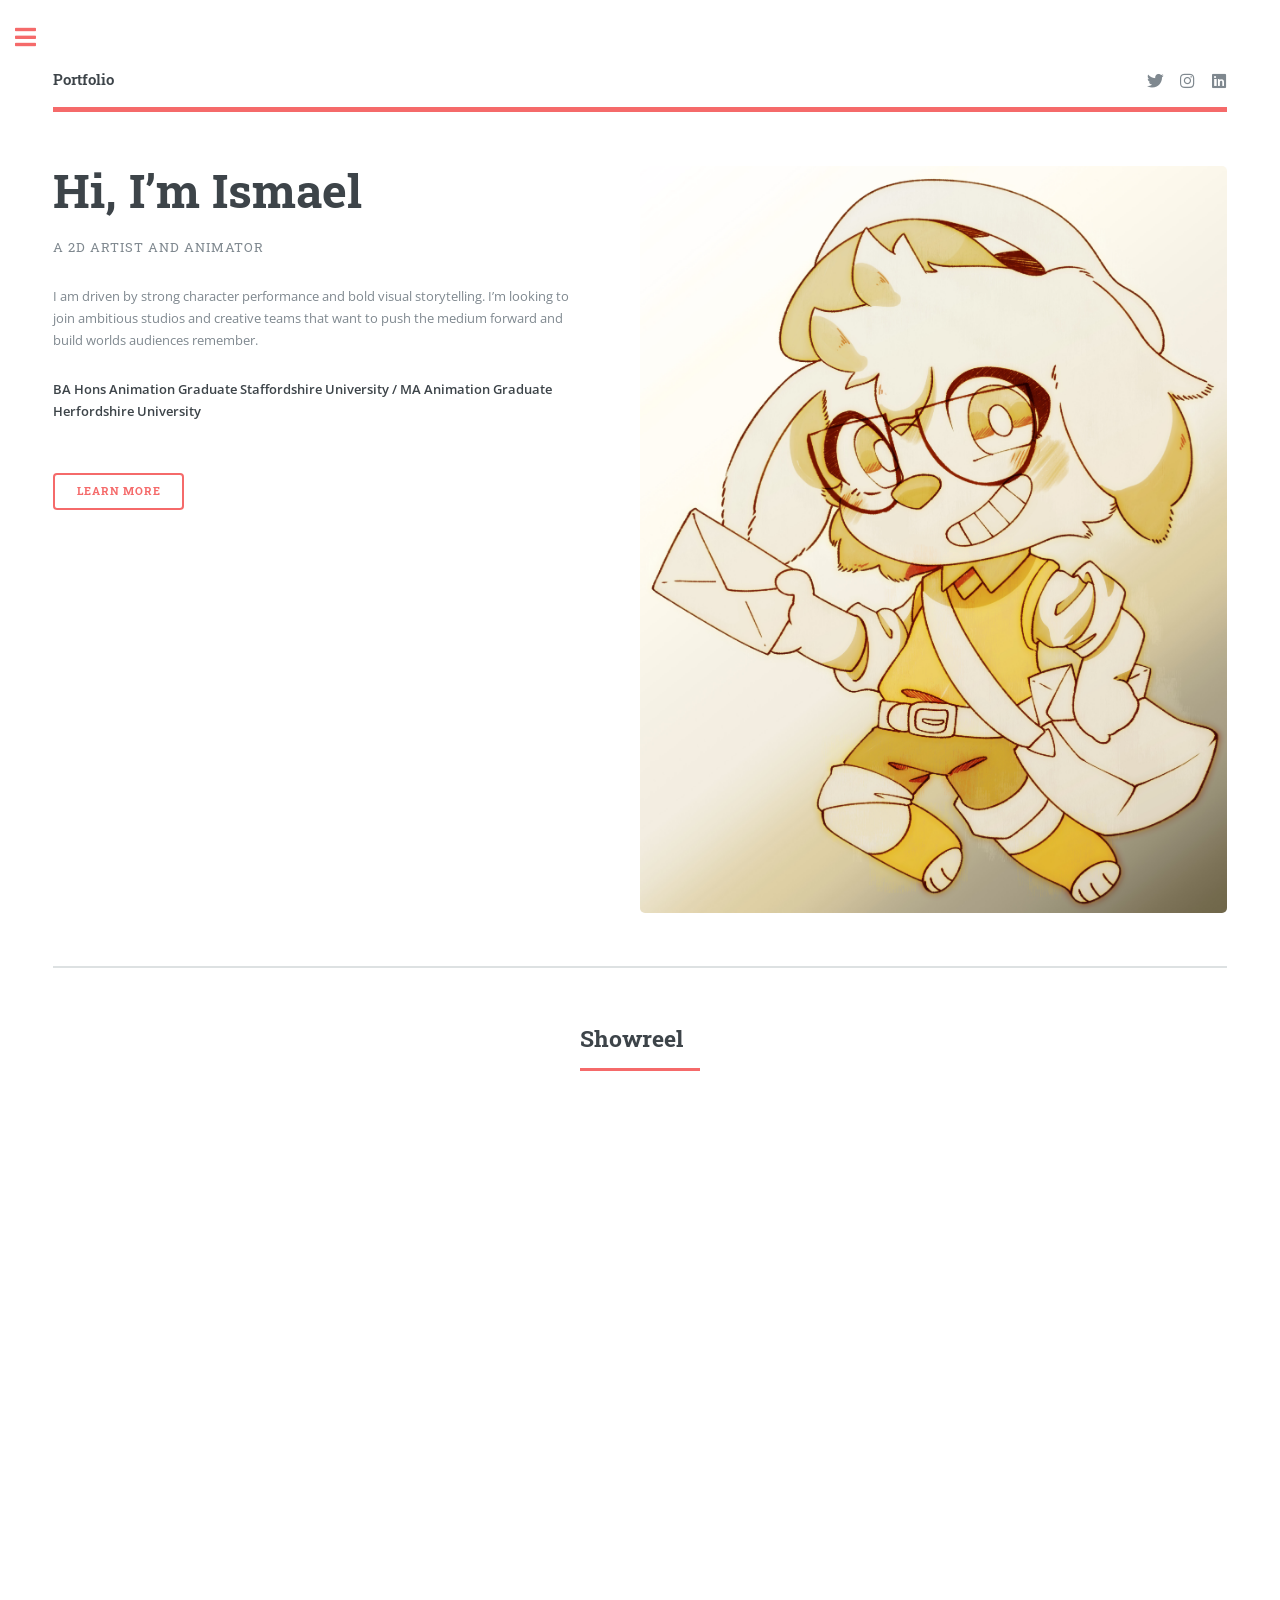
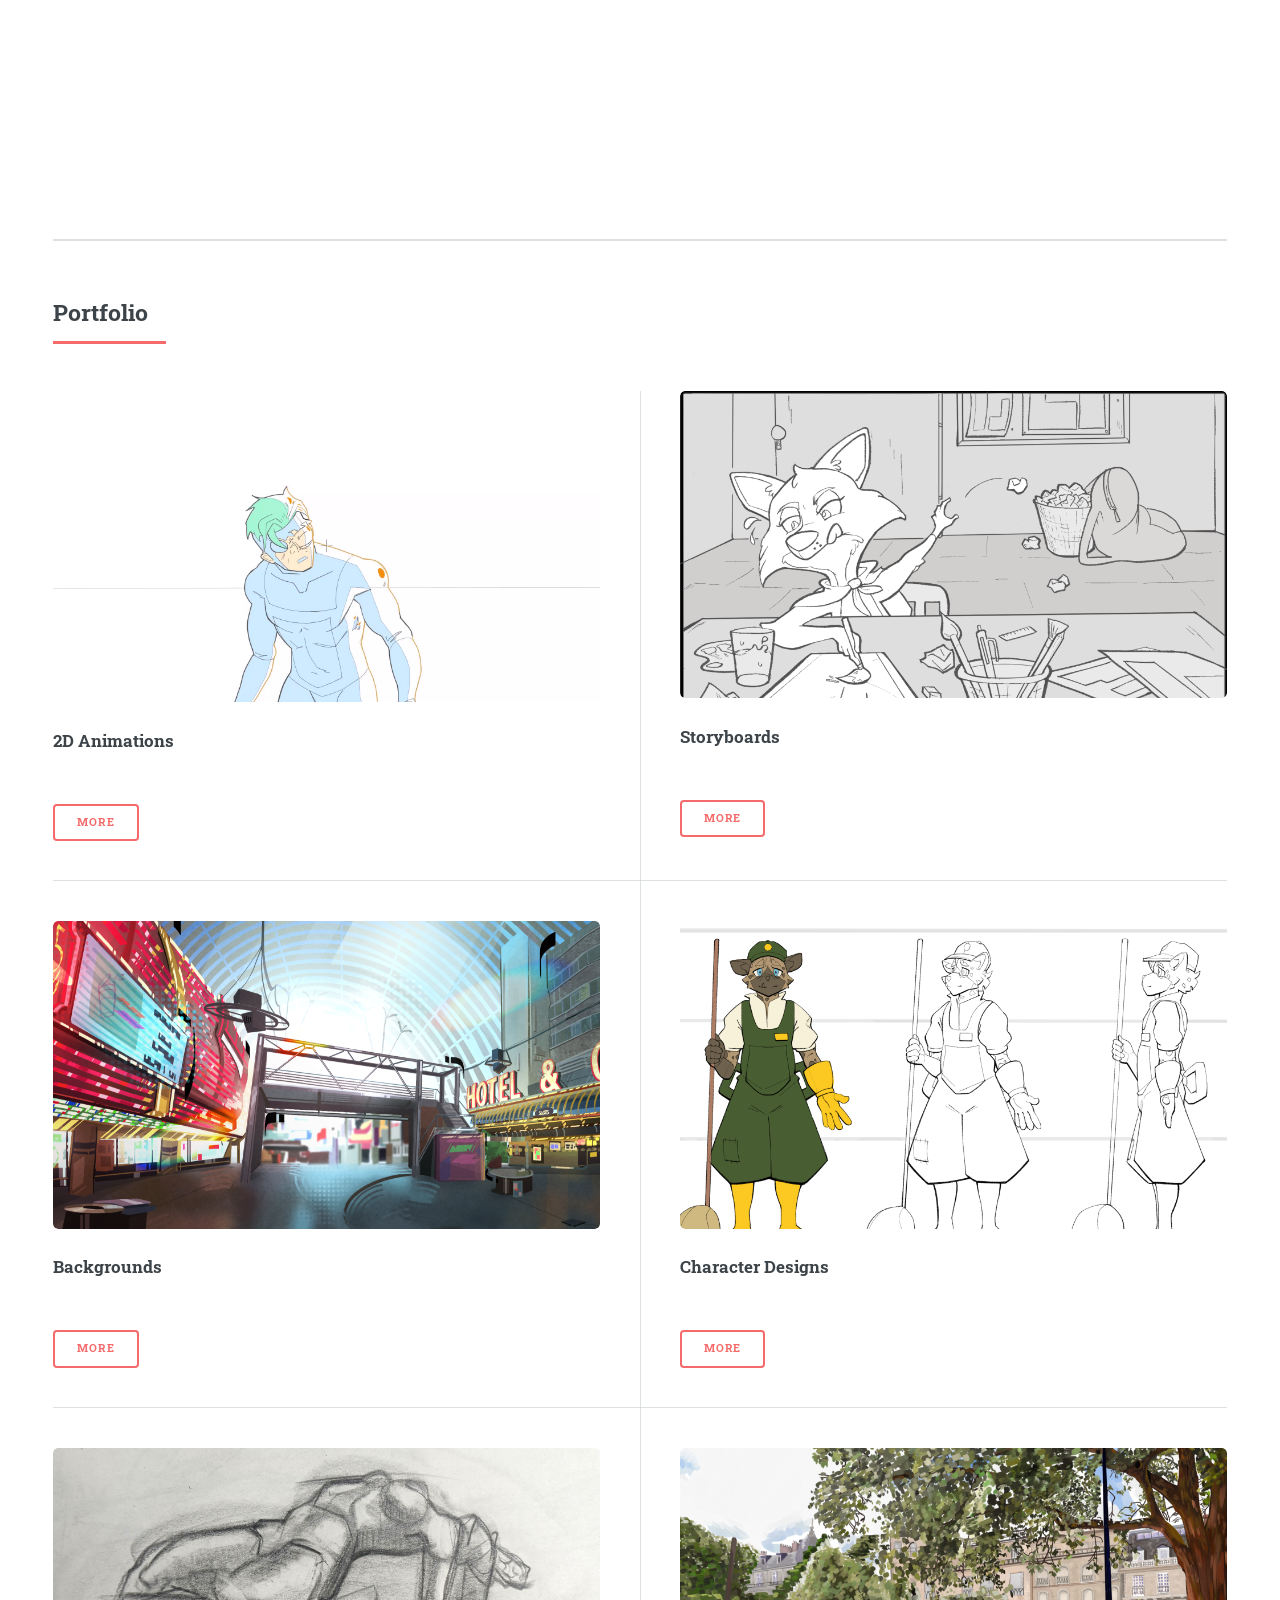
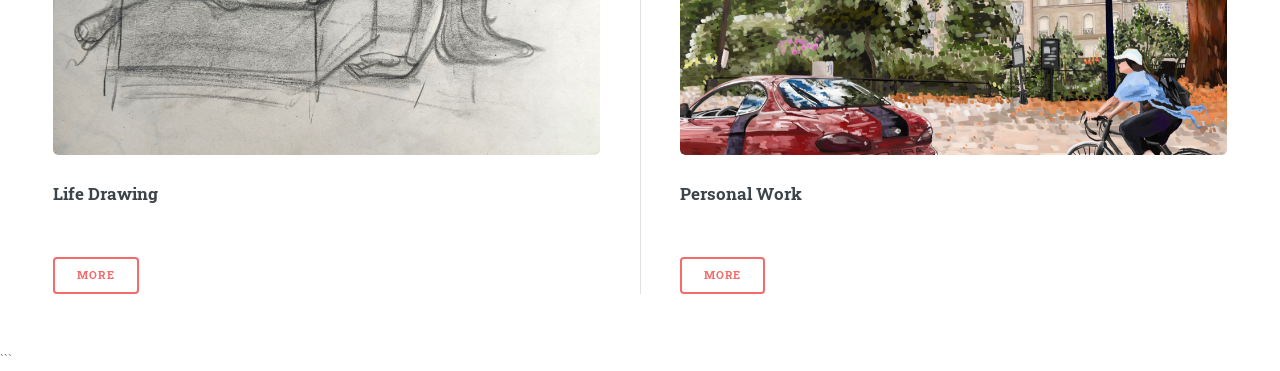
<file: index.html>
<!DOCTYPE HTML>
<!--
	Editorial by HTML5 UP
	html5up.net | @ajlkn
	Free for personal and commercial use under the CCA 3.0 license (html5up.net/license)
-->
<html>
	<head>
		<meta charset="UTF-8">
		<meta name="referrer" content="strict-origin-when-cross-origin">
		<title>Ishoo Portfolio</title>
		<meta charset="utf-8" />
		<meta name="viewport" content="width=device-width, initial-scale=1, user-scalable=no" />
		<link rel="stylesheet" href="assets/css/main.css" />
		<style>
			/* Portfolio Image Hover Blur and Title Overlay Styling */
			.posts article .image {
				position: relative;
				overflow: hidden;
				display: block;
			}
			.posts article .image img {
				transition: filter 0.3s ease, transform 0.3s ease;
				display: block;
				width: 100%;
			}
			.posts article .image .portfolio-overlay {
				position: absolute;
				top: 0;
				left: 0;
				width: 100%;
				height: 100%;
				background: rgba(100, 100, 100, 0.4);
				display: flex;
				align-items: center;
				justify-content: center;
				opacity: 0;
				transition: opacity 0.3s ease;
				z-index: 2;
			}
			.posts article .image .portfolio-overlay span {
				color: #ffffff;
				font-size: 1.5rem;
				font-weight: 700;
				text-shadow: 0 2px 6px rgba(0, 0, 0, 0.8);
				padding: 0 1rem;
				text-align: center;
			}
			.posts article .image:hover img {
				filter: blur(6px) grayscale(50%);
			}
			.posts article .image:hover .portfolio-overlay {
				opacity: 1;
			}
		</style>
	</head>
	<body class="is-preload">

		<!-- Wrapper -->
			<div id="wrapper">

				<!-- Main -->
					<div id="main">
						<div class="inner">

							<!-- Header -->
								<header id="header">
									<a href="index.html" class="logo"><strong>Portfolio</strong></a>
									<ul class="icons">
										<li><a href="https://x.com/Ishhues" class="icon brands fa-twitter"><span class="label">Twitter</span></a></li>
										<li><a href="https://www.instagram.com/_ishhues/" class="icon brands fa-instagram"><span class="label">Instagram</span></a></li>
										<li><a href="https://www.linkedin.com/in/ismael-houfaf-257041257/" class="icon brands fa-linkedin"><span class="label">LinkedIn</span></a></li>
									</ul>
								</header>

							<!-- Banner -->
								<section id="banner">
									<div class="content">
										<header>
											<h1>Hi, I’m Ismael<br />
											</h1>
											<p>A 2D Artist and Animator</p>
										</header>
										<p>I am driven by strong character performance and bold visual storytelling. I’m looking to join ambitious studios and creative teams that want to push the medium forward and build worlds audiences remember.</p>
										<b>BA Hons Animation Graduate Staffordshire University / MA Animation Graduate Herfordshire University</b>
										<ul class="actions">
											<li><a href="my personal space.html" class="button big">Learn More</a></li>
										</ul>
									</div>
									<span class="image object">
										<img src="images/pic12.jpg" alt="" />
									</span>
								</section>

								<!-- Showreel Section -->
								<section>
									<!-- Centered Header with Red Underline -->
									<header class="major" style="text-align: center;">
										<h2>Showreel</h2>
									</header>
									
									<!-- Brought Closer Up & Made Bigger -->
									<div style="text-align: center; margin: 1rem auto 2rem auto; width: 100%; max-width: 1150px;">
										<div style="position: relative; padding-bottom: 56.25%; height: 0; overflow: hidden; border-radius: 8px;">
											<iframe src="https://www.youtube.com/embed/FFN-zuLz9Hs?si=4vizeoT2xA9Mgc0J" 
													style="position: absolute; top: 0; left: 0; width: 100%; height: 100%; border: 0;" 
													allowfullscreen>
											</iframe>
										</div>
									</div>
								</section>

							<!-- Section -->
								<section>
									<header class="major">
										<h2>Portfolio</h2>
									</header>
									<div class="posts">
										<article>
											<a href="2D animations.html" class="image">
												<img src="images/pic01.jpg" alt="" />
												<div class="portfolio-overlay"><span>2D Animations</span></div>
											</a>
											<h3>2D Animations</h3>
											<ul class="actions">
												<li><a href="2D animations.html" class="button">More</a></li>
											</ul>
										</article>
										<article>
											<a href="Storyboard.html" class="image">
												<img src="images/pic02.png" alt="" />
												<div class="portfolio-overlay"><span>Storyboards</span></div>
											</a>
											<h3>Storyboards</h3>
											<ul class="actions">
												<li><a href="Storyboard.html" class="button">More</a></li>
											</ul>
										</article>
										<article>
											<a href="Backgrounds.html" class="image">
												<img src="images/pic03.png" alt="" />
												<div class="portfolio-overlay"><span>Backgrounds</span></div>
											</a>
											<h3>Backgrounds</h3>										
											<ul class="actions">
												<li><a href="Backgrounds.html" class="button">More</a></li>
											</ul>
										</article>
										<article>
											<a href="Character Designs.html" class="image">
												<img src="images/pic04.png" alt="" />
												<div class="portfolio-overlay"><span>Character Designs</span></div>
											</a>
											<h3>Character Designs</h3>						
											<ul class="actions">
												<li><a href="Character Designs.html" class="button">More</a></li>
											</ul>
										</article>
										<article>
											<a href="Life Drawing.html" class="image">
												<img src="images/pic05.jpg" alt="" />
												<div class="portfolio-overlay"><span>Life Drawing</span></div>
											</a>
											<h3>Life Drawing</h3>
											<ul class="actions">
												<li><a href="Life Drawing.html" class="button">More</a></li>
											</ul>
										</article>
										<article>
											<a href="Personal Work.html" class="image">
												<img src="images/pic06.png" alt="" />
												<div class="portfolio-overlay"><span>Personal Work</span></div>
											</a>
											<h3>Personal Work</h3>
											<ul class="actions">
												<li><a href="Personal Work.html" class="button">More</a></li>
											</ul>
										</article>
									</div>
								</section>

						</div>
					</div>

				<!-- Sidebar -->
					<div id="sidebar">
						<div class="inner">
							<!-- Menu -->
								<nav id="menu">
									<header class="major">
										<h2>Menu</h2>
									</header>
									<ul>
										<li>
											<span class="opener">About Me</span>
											<ul>
												<li><a href="my personal space.html">My Personal Space</a></li>
												<li><a href="my cv.html">My CV</a></li>
											</ul>
										</li>
										<li><a href="2D animations.html">2D Animations </a></li>
										<li><a href="Storyboard.html">Storyboards</a></li>
										<li><a href="Backgrounds.html">Backgrounds</a></li>
										<li><a href="Character Designs.html">Character Designs</a></li>
										<li><a href="Life Drawing.html">Life Drawing</a></li>
										<li><a href="Personal Work.html">Personal Work</a></li>
										<li>
											<span class="opener">Projects</span>
											<ul>
												<li><a href="Backroll.html">Backroll</a></li>
												<li><a href="Knight Fight.html">Knight Fight</a></li>
												<li><a href="Bed Time Chase.html">Bed Time Chase</a></li>
												<li><a href="Shakespear In the Club.html">Shakespear In the Club</a></li>
											</ul>
										</li>
									</ul>
								</nav>

							<!-- Section -->
								<section>
									<header class="major">
										<h2>Projects</h2>
									</header>
									<div class="mini-posts">
										<article>
											<a href="Backroll.html" class="image"><img src="images/pic07.jpg" alt="" /></a>
											<p>Independent 8 episode series aimed at ages 14 and up, about a man running out of time. (2026)</p>
										</article>
										<article>
											<a href="Bed Time Chase.html" class="image"><img src="images/pic08.jpg" alt="" /></a>
											<p>University Project aimed at ages 6 and up, about an older brother struggling to put his sibling to sleep. (2023)</p>
										</article>
										<article>
											<a href="Knight Fight.html" class="image"><img src="images/pic09.jpg" alt="" /></a>
											<p>University Project aimed at ages 18 and up, a medieval all out war against the forces of evil. (2023)</p>
										</article>
									</div>
								</section>

							<!-- Section -->
								<section>
									<header class="major">
										<h2>Get in touch</h2>
									</header>
									<p>My Contact Details, I am currently looking for work and open to offers. I will get back to you as soon as possible.</p>
									<ul class="contact">
										<li class="icon solid fa-envelope"><a href="#">ihoufaf.animation@gmail.com</a></li>
										<li class="icon solid fa-phone">(+971) 58 998 0694</li>
										<li class="icon solid fa-home">France, Paris<br />
										<li class="icon solid fa-home">United Arab Emirates, Dubai<br />
									</ul>
								</section>

							<!-- Footer -->
								<footer id="footer">
									<p class="copyright">&copy; Untitled. All rights reserved. Demo Images: <a href="https://unsplash.com">Unsplash</a>. Design: <a href="https://html5up.net">HTML5 UP</a>.</p>
								</footer>

						</div>
					</div>

			</div>

		<!-- Scripts -->
			<script src="assets/js/jquery.min.js"></script>
			<script src="assets/js/browser.min.js"></script>
			<script src="assets/js/breakpoints.min.js"></script>
			<script src="assets/js/util.js"></script>
			<script src="assets/js/main.js"></script>

	</body>
</html>

```
</file>
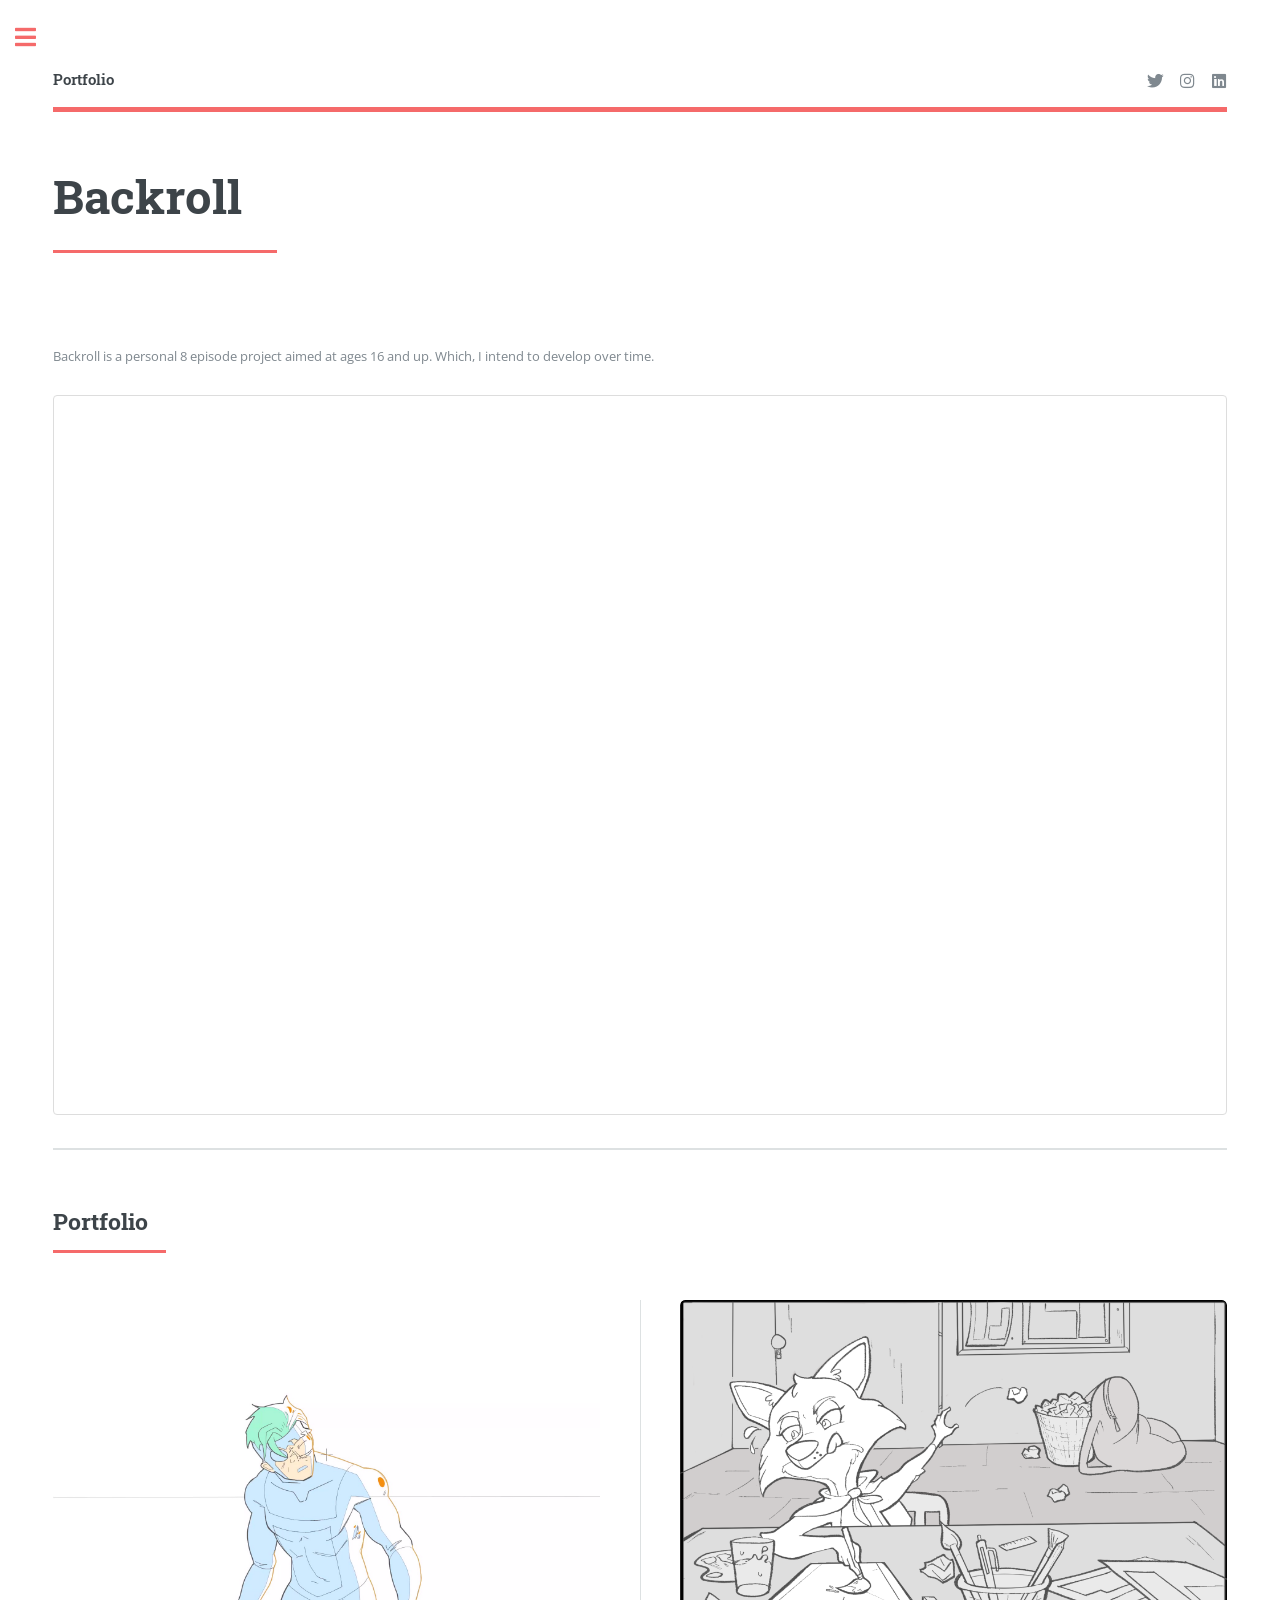
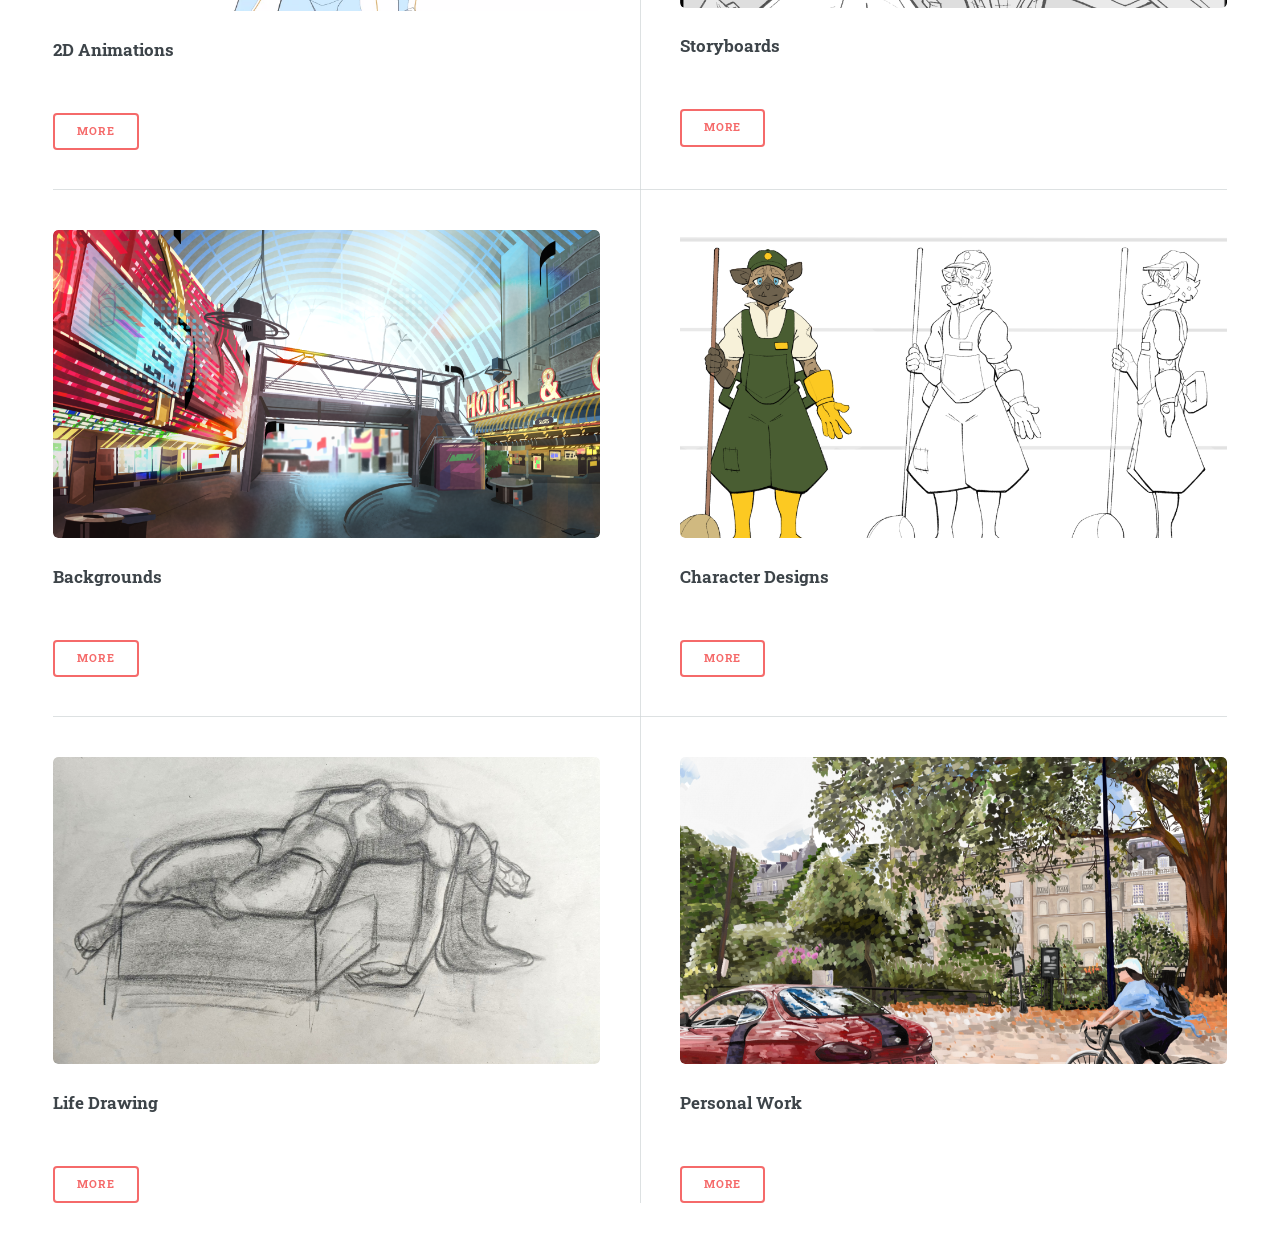
<file: Backroll.html>
<!DOCTYPE HTML>
<!--
	Editorial by HTML5 UP
	html5up.net | @ajlkn
	Free for personal and commercial use under the CCA 3.0 license (html5up.net/license)
-->
<html>
	<head>
		<meta charset="UTF-8">
		<meta name="referrer" content="strict-origin-when-cross-origin">
		<title>Ishoo Portfolio</title>
		<meta charset="utf-8" />
		<meta name="viewport" content="width=device-width, initial-scale=1, user-scalable=no" />
		<link rel="stylesheet" href="assets/css/main.css" />
		<style>
			/* Portfolio Image Hover Blur and Title Overlay Styling */
			.posts article .image {
				position: relative;
				overflow: hidden;
				display: block;
			}
			.posts article .image img {
				transition: filter 0.3s ease, transform 0.3s ease;
				display: block;
				width: 100%;
			}
			.posts article .image .portfolio-overlay {
				position: absolute;
				top: 0;
				left: 0;
				width: 100%;
				height: 100%;
				background: rgba(100, 100, 100, 0.4);
				display: flex;
				align-items: center;
				justify-content: center;
				opacity: 0;
				transition: opacity 0.3s ease;
				z-index: 2;
			}
			.posts article .image .portfolio-overlay span {
				color: #ffffff;
				font-size: 1.5rem;
				font-weight: 700;
				text-shadow: 0 2px 6px rgba(0, 0, 0, 0.8);
				padding: 0 1rem;
				text-align: center;
			}
			.posts article .image:hover img {
				filter: blur(6px) grayscale(50%);
			}
			.posts article .image:hover .portfolio-overlay {
				opacity: 1;
			}
		</style>
	</head>
	<body class="is-preload">

		<!-- Wrapper -->
			<div id="wrapper">

				<!-- Main -->
					<div id="main">
						<div class="inner">

							<!-- Header -->
								<header id="header">
									<a href="index.html" class="logo"><strong>Portfolio</strong></a>
									<ul class="icons">
										<li><a href="https://x.com/Ishhues" class="icon brands fa-twitter"><span class="label">Twitter</span></a></li>
										<li><a href="https://www.instagram.com/_ishhues/" class="icon brands fa-instagram"><span class="label">Instagram</span></a></li>
										<li><a href="https://www.linkedin.com/in/ismael-houfaf-257041257/" class="icon brands fa-linkedin"><span class="label">LinkedIn</span></a></li>
									</ul>
								</header>

							<!-- My CV -->
							<section id="my-cv">
								<header class="major">
									<h1>Backroll</h1>
								</header>

								<p>Backroll is a personal 8 episode project aimed at ages 16 and up. Which, I intend to develop over time.</p>

								<style>
									#my-cv .cv-viewer {
										width: 100%;
										height: 80vh;
										min-height: 600px;
										border: 1px solid #ddd;
										border-radius: 4px;
									}
									@media screen and (max-width: 736px) {
										#my-cv .cv-viewer {
											height: 70vh;
											min-height: 450px;
										}
									}
								</style>

								<iframe class="cv-viewer" src="files/Backroll Pitch Bible.pdf" title="Backroll Pitch Bible" loading="lazy">
									<p>Your browser cannot display this PDF. <a href="files/Backroll Pitch Bible.pdf">Open the CV here</a>.</p>
								</iframe>
							</section>
							<!-- Section -->
								<section>
									<header class="major">
										<h2>Portfolio</h2>
									</header>
									<div class="posts">
										<article>
											<a href="2D animations.html" class="image">
												<img src="images/pic01.jpg" alt="" />
												<div class="portfolio-overlay"><span>2D Animations</span></div>
											</a>
											<h3>2D Animations</h3>
											<ul class="actions">
												<li><a href="2D animations.html" class="button">More</a></li>
											</ul>
										</article>
										<article>
											<a href="Storyboard.html" class="image">
												<img src="images/pic02.png" alt="" />
												<div class="portfolio-overlay"><span>Storyboards</span></div>
											</a>
											<h3>Storyboards</h3>
											<ul class="actions">
												<li><a href="Storyboard.html" class="button">More</a></li>
											</ul>
										</article>
										<article>
											<a href="Backgrounds.html" class="image">
												<img src="images/pic03.png" alt="" />
												<div class="portfolio-overlay"><span>Backgrounds</span></div>
											</a>
											<h3>Backgrounds</h3>										
											<ul class="actions">
												<li><a href="Backgrounds.html" class="button">More</a></li>
											</ul>
										</article>
										<article>
											<a href="Character Designs.html" class="image">
												<img src="images/pic04.png" alt="" />
												<div class="portfolio-overlay"><span>Character Designs</span></div>
											</a>
											<h3>Character Designs</h3>						
											<ul class="actions">
												<li><a href="Character Designs.html" class="button">More</a></li>
											</ul>
										</article>
										<article>
											<a href="Life Drawing.html" class="image">
												<img src="images/pic05.jpg" alt="" />
												<div class="portfolio-overlay"><span>Life Drawing</span></div>
											</a>
											<h3>Life Drawing</h3>
											<ul class="actions">
												<li><a href="Life Drawing.html" class="button">More</a></li>
											</ul>
										</article>
										<article>
											<a href="Personal Work.html" class="image">
												<img src="images/pic06.png" alt="" />
												<div class="portfolio-overlay"><span>Personal Work</span></div>
											</a>
											<h3>Personal Work</h3>
											<ul class="actions">
												<li><a href="Personal Work.html" class="button">More</a></li>
											</ul>
										</article>
									</div>
								</section>

						</div>
					</div>

				<!-- Sidebar -->
					<div id="sidebar">
						<div class="inner">
							<!-- Menu -->
								<nav id="menu">
									<header class="major">
										<h2>Menu</h2>
									</header>
									<ul>
										<li>
											<span class="opener">About Me</span>
											<ul>
												<li><a href="my personal space.html">My Personal Space</a></li>
												<li><a href="my cv.html">My CV</a></li>
											</ul>
										</li>
										<li><a href="2D animations.html">2D Animations </a></li>
										<li><a href="Storyboard.html">Storyboards</a></li>
										<li><a href="Backgrounds.html">Backgrounds</a></li>
										<li><a href="Character Designs.html">Character Designs</a></li>
										<li><a href="Life Drawing.html">Life Drawing</a></li>
										<li><a href="Personal Work.html">Personal Work</a></li>
										<li>
											<span class="opener">Projects</span>
											<ul>
												<li><a href="Backroll.html">Backroll</a></li>
												<li><a href="Knight Fight.html">Knight Fight</a></li>
												<li><a href="Bed Time Chase.html">Bed Time Chase</a></li>
												<li><a href="Shakespear In the Club.html">Shakespear In The Club</a></li>
											</ul>
										</li>
								</nav>

							<!-- Section -->
								<section>
									<header class="major">
										<h2>Projects</h2>
									</header>
									<div class="mini-posts">
										<article>
											<a href="Backroll.html" class="image"><img src="images/pic07.jpg" alt="" /></a>
											<p>Independent 8 episode series aimed at ages 14 and up, about a man running out of time. (2026)</p>
										</article>
										<article>
											<a href="Bed Time Chase.html" class="image"><img src="images/pic08.jpg" alt="" /></a>
											<p>University Project aimed at ages 6 and up, about an older brother struggling to put his sibling to sleep. (2023)</p>
										</article>
										<article>
											<a href="Knight Fight.html" class="image"><img src="images/pic09.jpg" alt="" /></a>
											<p>University Project aimed at ages 18 and up, a medieval all out war against the forces of evil. (2023)</p>
										</article>
									</div>
									
								</section>

							<!-- Section -->
								<section>
									<header class="major">
										<h2>Get in touch</h2>
									</header>
									<p>My Contact Details, I am currently looking for work and open to offers. I will get back to you as soon as possible.</p>
									<ul class="contact">
										<li class="icon solid fa-envelope"><a href="#">ihoufaf.animation@gmail.com</a></li>
										<li class="icon solid fa-phone">(+971) 58 998 0694</li>
										<li class="icon solid fa-home">France, Paris<br />
										<li class="icon solid fa-home">United Arab Emirates, Dubai<br />
									</ul>
								</section>

							<!-- Footer -->
								<footer id="footer">
									<p class="copyright">&copy; Untitled. All rights reserved. Demo Images: <a href="https://unsplash.com">Unsplash</a>. Design: <a href="https://html5up.net">HTML5 UP</a>.</p>
								</footer>

						</div>
					</div>

			</div>

		<!-- Scripts -->
			<script src="assets/js/jquery.min.js"></script>
			<script src="assets/js/browser.min.js"></script>
			<script src="assets/js/breakpoints.min.js"></script>
			<script src="assets/js/util.js"></script>
			<script src="assets/js/main.js"></script>

	</body>
</html>
</file>
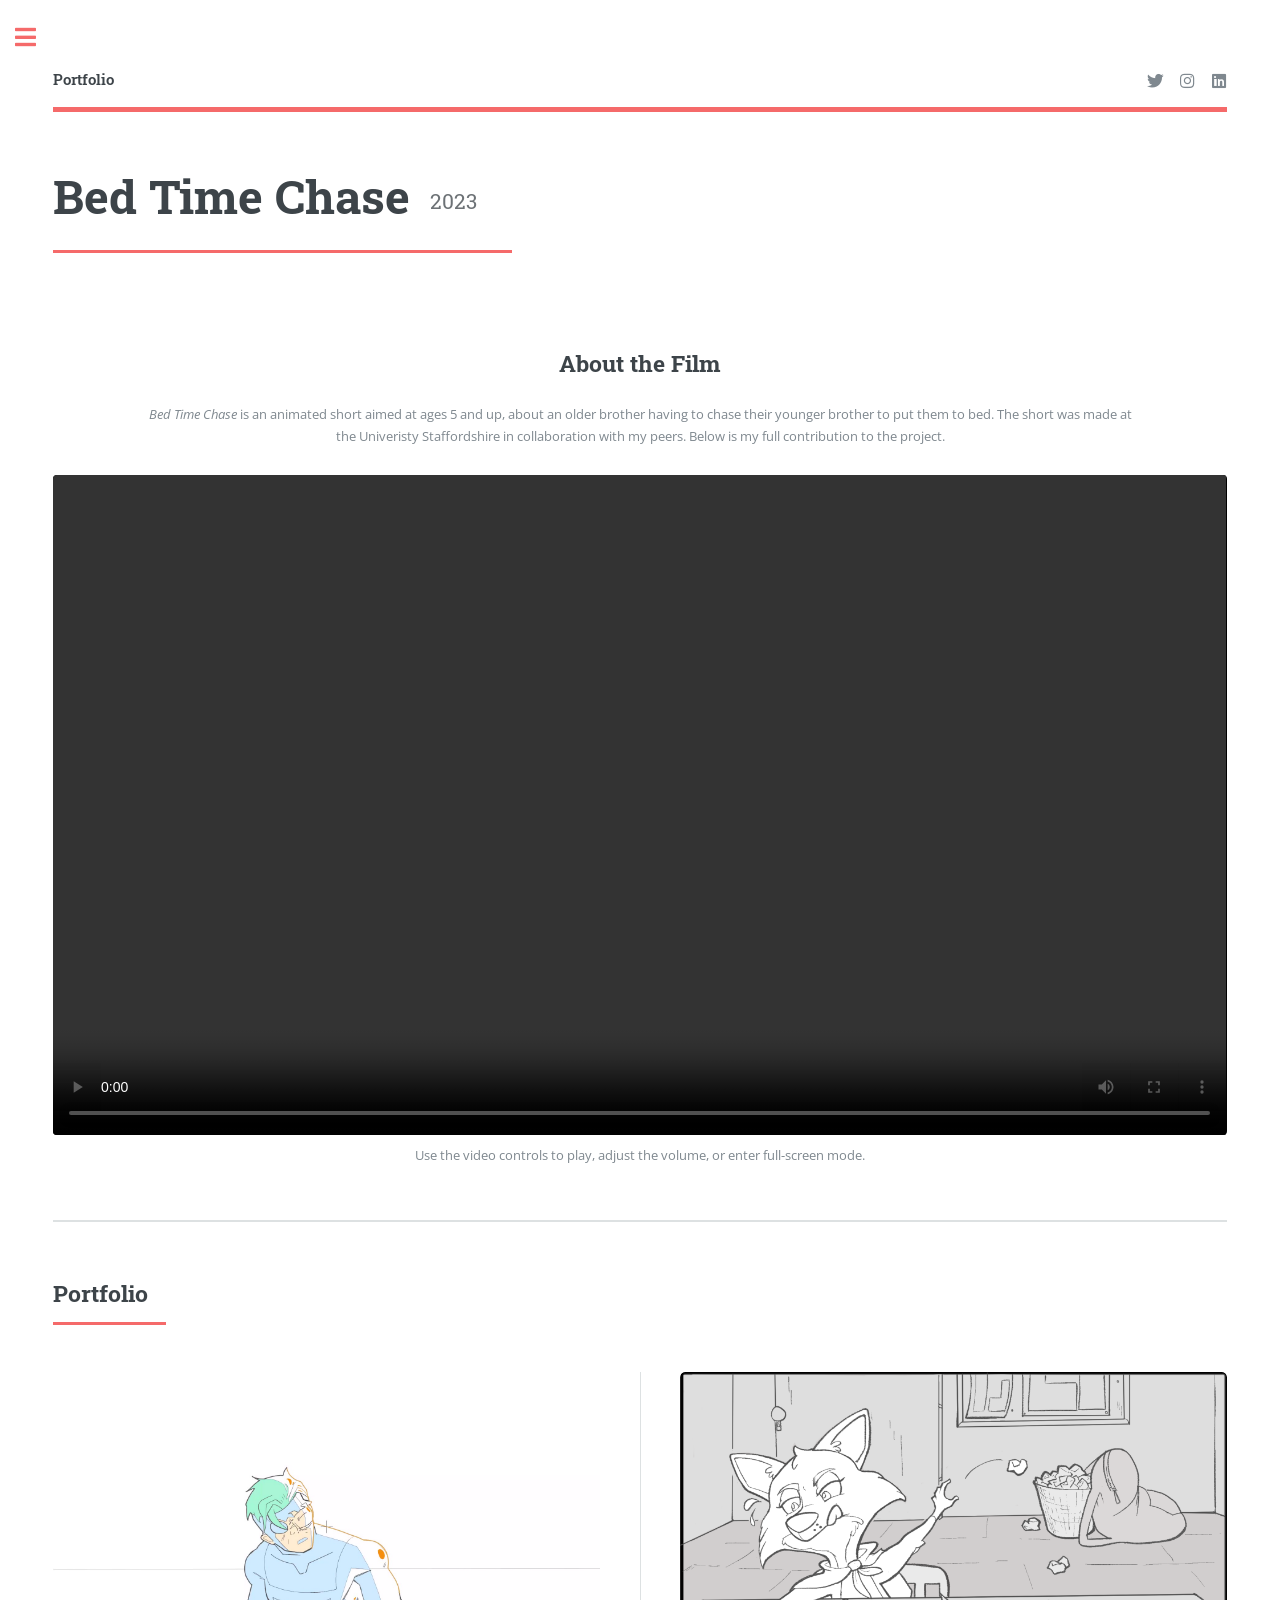
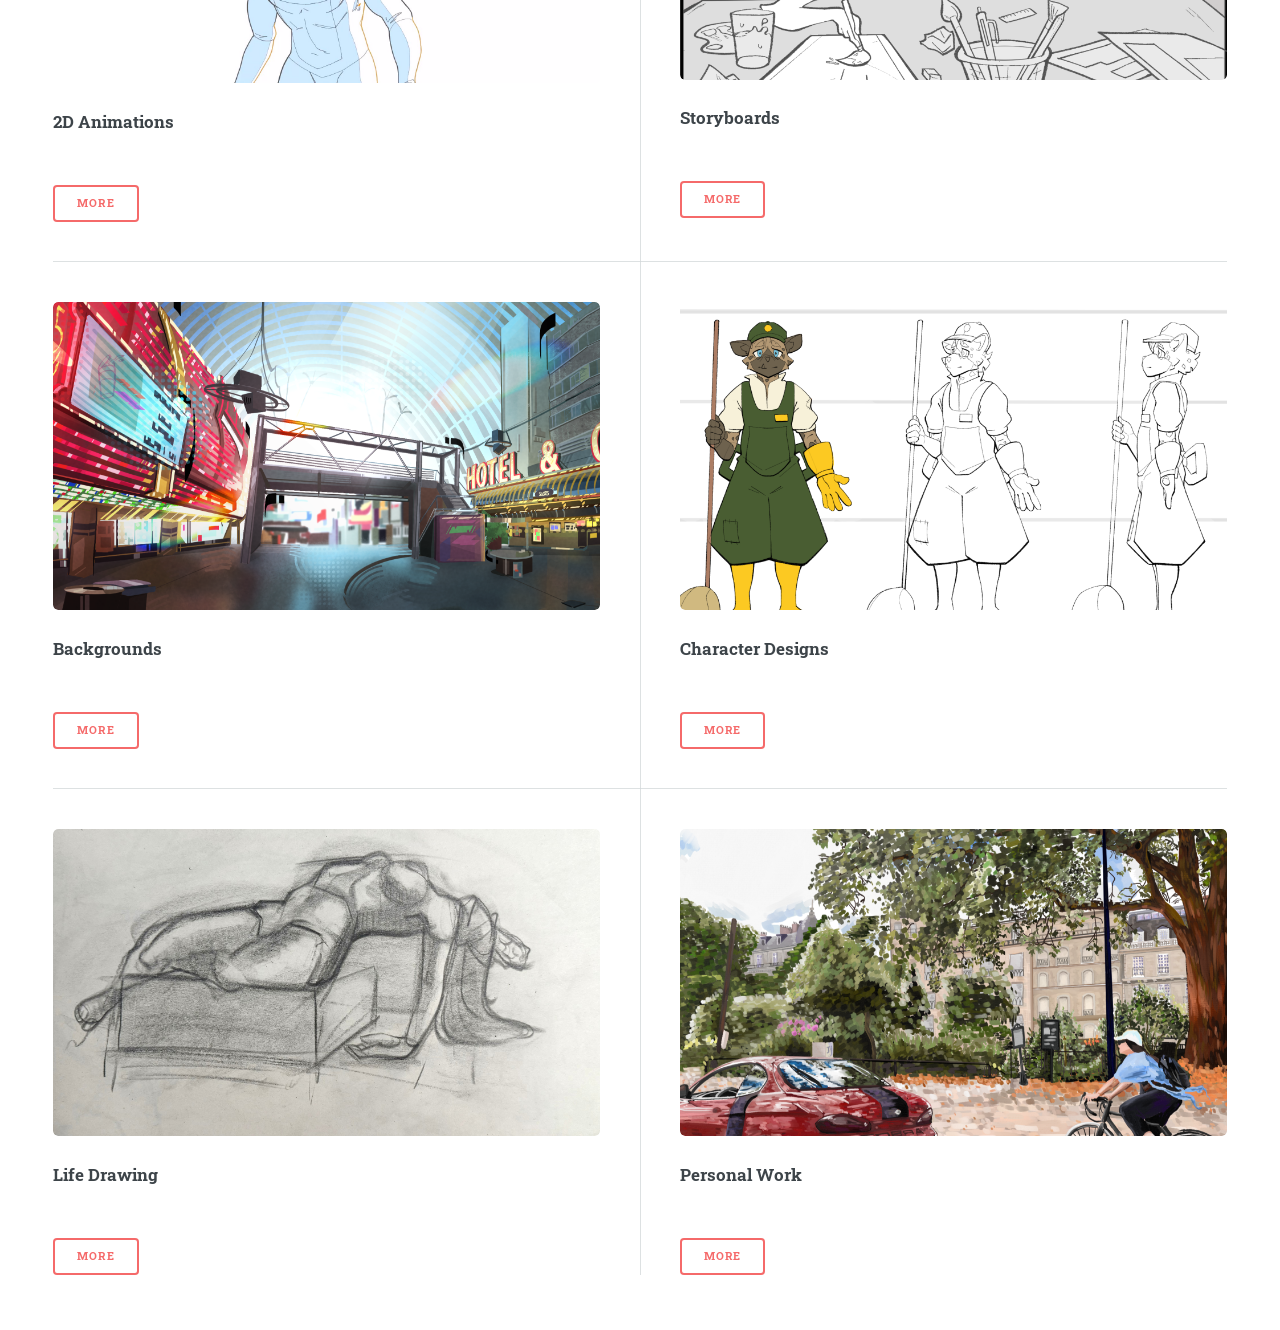
<file: Bed Time Chase.html>
<!DOCTYPE HTML>
<!--
	Editorial by HTML5 UP
	html5up.net | @ajlkn
	Free for personal and commercial use under the CCA 3.0 license (html5up.net/license)
-->
<html>
	<head>
		<meta charset="UTF-8">
		<meta name="referrer" content="strict-origin-when-cross-origin">
		<title>Knight Fight | Ishoo Portfolio</title>
		<meta charset="utf-8" />
		<meta name="viewport" content="width=device-width, initial-scale=1, user-scalable=no" />
		<link rel="stylesheet" href="assets/css/main.css" />
		<style>
			/* Portfolio Image Hover Blur and Title Overlay Styling */
			.posts article .image {
				position: relative;
				overflow: hidden;
				display: block;
			}
			.posts article .image img {
				transition: filter 0.3s ease, transform 0.3s ease;
				display: block;
				width: 100%;
			}
			.posts article .image .portfolio-overlay {
				position: absolute;
				top: 0;
				left: 0;
				width: 100%;
				height: 100%;
				background: rgba(100, 100, 100, 0.4);
				display: flex;
				align-items: center;
				justify-content: center;
				opacity: 0;
				transition: opacity 0.3s ease;
				z-index: 2;
			}
			.posts article .image .portfolio-overlay span {
				color: #ffffff;
				font-size: 1.5rem;
				font-weight: 700;
				text-shadow: 0 2px 6px rgba(0, 0, 0, 0.8);
				padding: 0 1rem;
				text-align: center;
			}
			.posts article .image:hover img {
				filter: blur(6px) grayscale(50%);
			}
			.posts article .image:hover .portfolio-overlay {
				opacity: 1;
			}
		</style>
	</head>
	<body class="is-preload">

		<!-- Wrapper -->
			<div id="wrapper">

				<!-- Main -->
					<div id="main">
						<div class="inner">

							<!-- Header -->
								<header id="header">
									<a href="index.html" class="logo"><strong>Portfolio</strong></a>
									<ul class="icons">
										<li><a href="https://x.com/Ishhues" class="icon brands fa-twitter"><span class="label">Twitter</span></a></li>
										<li><a href="https://www.instagram.com/_ishhues/" class="icon brands fa-instagram"><span class="label">Instagram</span></a></li>
										<li><a href="https://www.linkedin.com/in/ismael-houfaf-257041257/" class="icon brands fa-linkedin"><span class="label">LinkedIn</span></a></li>
									</ul>
								</header>

							<!-- Knight Fight Project -->
							<section id="knight-fight">
								<header class="major">
									<h1>Bed Time Chase <span class="project-year">2023</span></h1>
								</header>

								<style>
									#knight-fight .project-year {
						font-size: 0.45em;
						font-weight: 400;
						vertical-align: middle;
						margin-left: 0.35em;
						opacity: 0.75;
					}
					#knight-fight .video-description {
										max-width: 1000px;
										margin: 0 auto 1.5em;
										text-align: center;
									}
									#knight-fight .project-video {
										display: block;
										width: 100%;
										max-width: 1200px;
										margin: 0 auto;
										aspect-ratio: 16 / 9;
										background: #000;
										border-radius: 4px;
									}
								</style>

								<div class="video-description">
									<h2>About the Film</h2>
									<p><em>Bed Time Chase</em> is an animated short aimed at ages 5 and up, about an older brother having to chase their younger brother to put them to bed. The short was made at the Univeristy Staffordshire in collaboration with my peers. Below is my full contribution to the project.</p>
								</div>

								<video class="project-video" controls playsinline preload="metadata">
									<source src="videos/bedtimechase.mp4" type="video/mp4">
									Your browser does not support HTML video. Please try a modern browser.
								</video>
								<p style="text-align: center; margin-top: 0.75em;">Use the video controls to play, adjust the volume, or enter full-screen mode.</p>
							</section>

<!-- Section -->
								<section>
									<header class="major">
										<h2>Portfolio</h2>
									</header>
									<div class="posts">
										<article>
											<a href="2D animations.html" class="image">
												<img src="images/pic01.jpg" alt="" />
												<div class="portfolio-overlay"><span>2D Animations</span></div>
											</a>
											<h3>2D Animations</h3>
											<ul class="actions">
												<li><a href="2D animations.html" class="button">More</a></li>
											</ul>
										</article>
										<article>
											<a href="Storyboard.html" class="image">
												<img src="images/pic02.png" alt="" />
												<div class="portfolio-overlay"><span>Storyboards</span></div>
											</a>
											<h3>Storyboards</h3>
											<ul class="actions">
												<li><a href="Storyboard.html" class="button">More</a></li>
											</ul>
										</article>
										<article>
											<a href="Backgrounds.html" class="image">
												<img src="images/pic03.png" alt="" />
												<div class="portfolio-overlay"><span>Backgrounds</span></div>
											</a>
											<h3>Backgrounds</h3>										
											<ul class="actions">
												<li><a href="Backgrounds.html" class="button">More</a></li>
											</ul>
										</article>
										<article>
											<a href="Character Designs.html" class="image">
												<img src="images/pic04.png" alt="" />
												<div class="portfolio-overlay"><span>Character Designs</span></div>
											</a>
											<h3>Character Designs</h3>						
											<ul class="actions">
												<li><a href="Character Designs.html" class="button">More</a></li>
											</ul>
										</article>
										<article>
											<a href="Life Drawing.html" class="image">
												<img src="images/pic05.jpg" alt="" />
												<div class="portfolio-overlay"><span>Life Drawing</span></div>
											</a>
											<h3>Life Drawing</h3>
											<ul class="actions">
												<li><a href="Life Drawing.html" class="button">More</a></li>
											</ul>
										</article>
										<article>
											<a href="Personal Work.html" class="image">
												<img src="images/pic06.png" alt="" />
												<div class="portfolio-overlay"><span>Personal Work</span></div>
											</a>
											<h3>Personal Work</h3>
											<ul class="actions">
												<li><a href="Personal Work.html" class="button">More</a></li>
											</ul>
										</article>
									</div>
								</section>

						</div>
					</div>

				<!-- Sidebar -->
					<div id="sidebar">
						<div class="inner">
							<!-- Menu -->
								<nav id="menu">
									<header class="major">
										<h2>Menu</h2>
									</header>
									<ul>
										<li>
											<span class="opener">About Me</span>
											<ul>
												<li><a href="my personal space.html">My Personal Space</a></li>
												<li><a href="my cv.html">My CV</a></li>
											</ul>
										</li>
										<li><a href="2D animations.html">2D Animations </a></li>
										<li><a href="Storyboard.html">Storyboards</a></li>
										<li><a href="Backgrounds.html">Backgrounds</a></li>
										<li><a href="Character Designs.html">Character Designs</a></li>
										<li><a href="Life Drawing.html">Life Drawing</a></li>
										<li><a href="Personal Work.html">Personal Work</a></li>
										<li>
											<span class="opener">Projects</span>
											<ul>
												<li><a href="Backroll.html">Backroll</a></li>
												<li><a href="Knight Fight.html">Knight Fight</a></li>
												<li><a href="Bed Time Chase.html">Bed Time Chase</a></li>
												<li><a href="Shakespear In the Club.html">Shakespear In The Club</a></li>
											</ul>
										</li>
								</nav>

							<!-- Section -->
								<section>
									<header class="major">
										<h2>Projects</h2>
									</header>
									<div class="mini-posts">
										<article>
											<a href="Backroll.html" class="image"><img src="images/pic07.jpg" alt="" /></a>
											<p>Independent 8 episode series aimed at ages 14 and up, about a man running out of time. (2026)</p>
										</article>
										<article>
											<a href="Bed Time Chase.html" class="image"><img src="images/pic08.jpg" alt="" /></a>
											<p>University Project aimed at ages 6 and up, about an older brother struggling to put his sibling to sleep. (2023)</p>
										</article>
										<article>
											<a href="Knight Fight.html" class="image"><img src="images/pic09.jpg" alt="" /></a>
											<p>University Project aimed at ages 18 and up, a medieval all out war against the forces of evil. (2023)</p>
										</article>
									</div>
									
								</section>

							<!-- Section -->
								<section>
									<header class="major">
										<h2>Get in touch</h2>
									</header>
									<p>My Contact Details, I am currently looking for work and open to offers. I will get back to you as soon as possible.</p>
									<ul class="contact">
										<li class="icon solid fa-envelope"><a href="#">ihoufaf.animation@gmail.com</a></li>
										<li class="icon solid fa-phone">(+971) 58 998 0694</li>
										<li class="icon solid fa-home">France, Paris<br />
										<li class="icon solid fa-home">United Arab Emirates, Dubai<br />
									</ul>
								</section>

							<!-- Footer -->
								<footer id="footer">
									<p class="copyright">&copy; Untitled. All rights reserved. Demo Images: <a href="https://unsplash.com">Unsplash</a>. Design: <a href="https://html5up.net">HTML5 UP</a>.</p>
								</footer>

						</div>
					</div>

			</div>

		<!-- Scripts -->
			<script src="assets/js/jquery.min.js"></script>
			<script src="assets/js/browser.min.js"></script>
			<script src="assets/js/breakpoints.min.js"></script>
			<script src="assets/js/util.js"></script>
			<script src="assets/js/main.js"></script>

	</body>
</html>
</file>
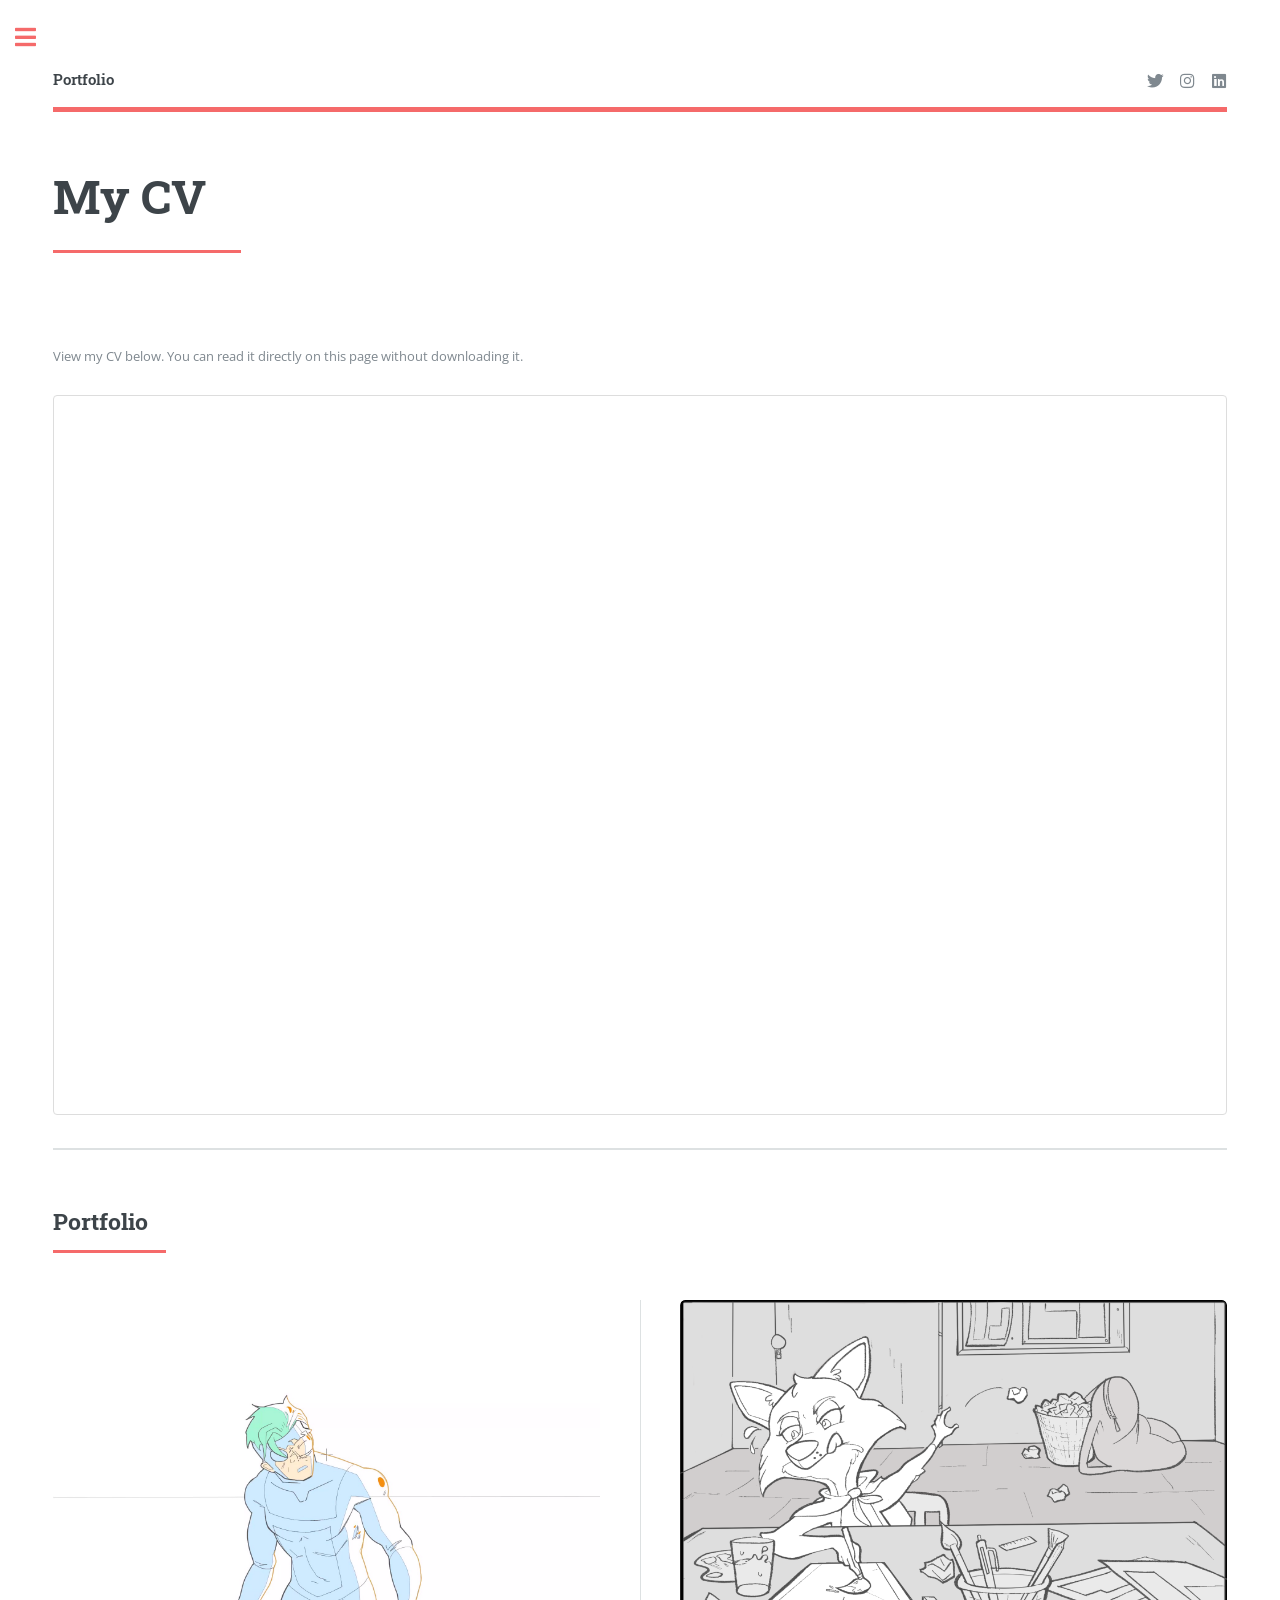
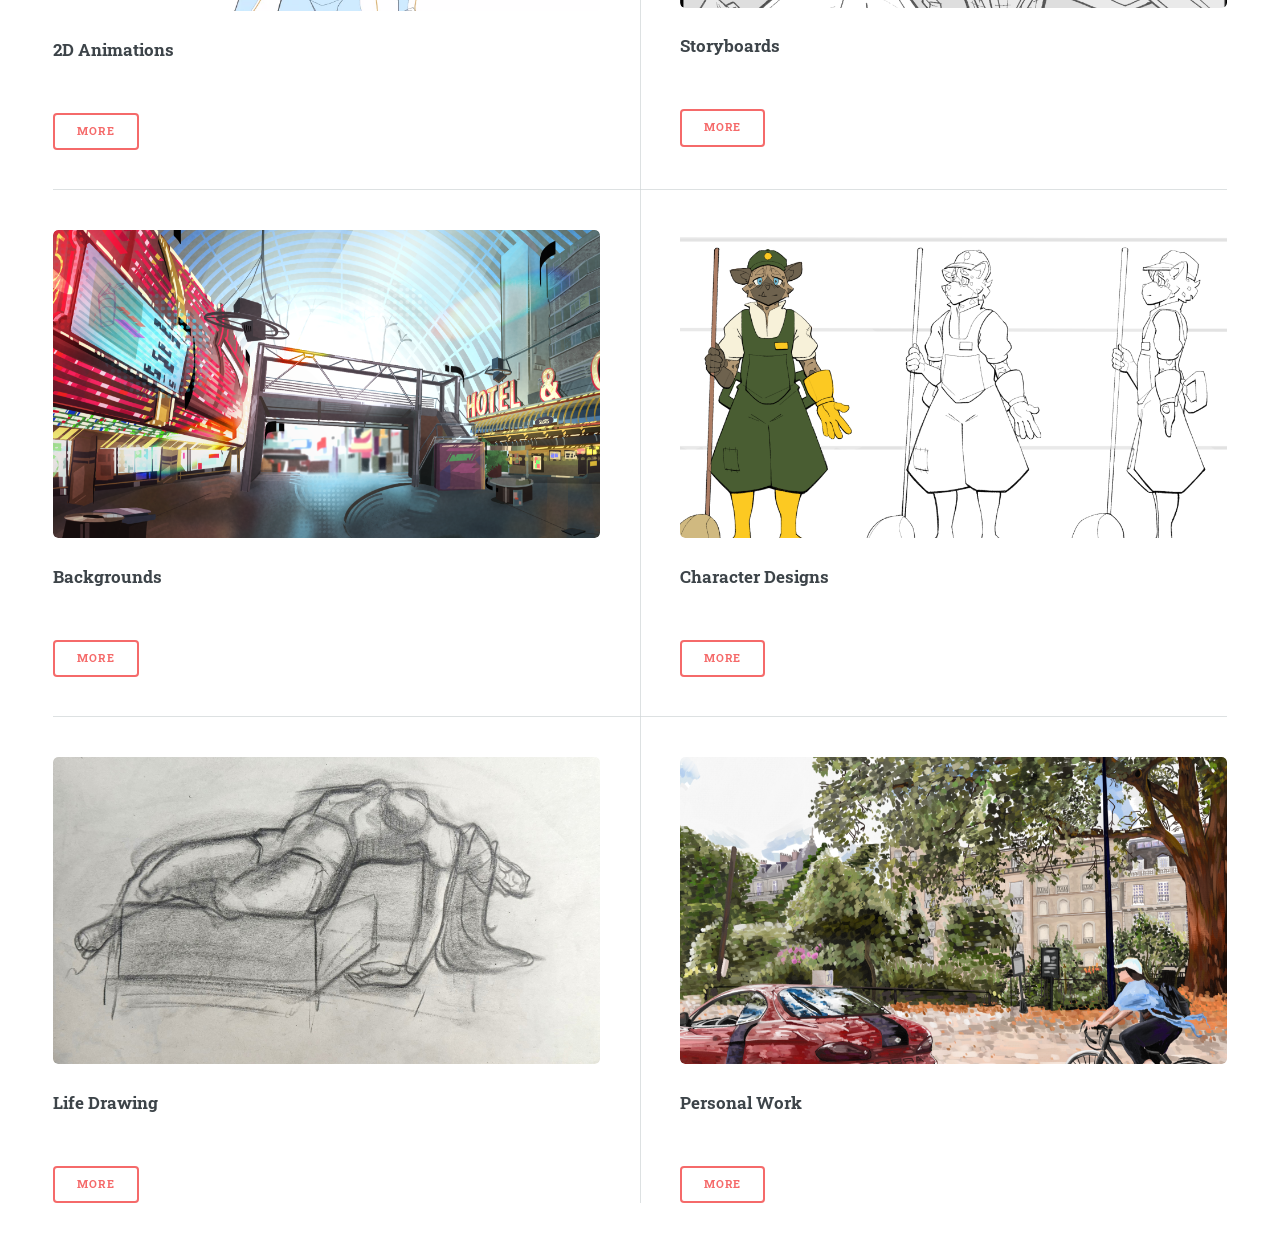
<file: my cv.html>
<!DOCTYPE HTML>
<!--
	Editorial by HTML5 UP
	html5up.net | @ajlkn
	Free for personal and commercial use under the CCA 3.0 license (html5up.net/license)
-->
<html>
	<head>
		<meta charset="UTF-8">
		<meta name="referrer" content="strict-origin-when-cross-origin">
		<title>Ishoo Portfolio</title>
		<meta charset="utf-8" />
		<meta name="viewport" content="width=device-width, initial-scale=1, user-scalable=no" />
		<link rel="stylesheet" href="assets/css/main.css" />
		<style>
			/* Portfolio Image Hover Blur and Title Overlay Styling */
			.posts article .image {
				position: relative;
				overflow: hidden;
				display: block;
			}
			.posts article .image img {
				transition: filter 0.3s ease, transform 0.3s ease;
				display: block;
				width: 100%;
			}
			.posts article .image .portfolio-overlay {
				position: absolute;
				top: 0;
				left: 0;
				width: 100%;
				height: 100%;
				background: rgba(100, 100, 100, 0.4);
				display: flex;
				align-items: center;
				justify-content: center;
				opacity: 0;
				transition: opacity 0.3s ease;
				z-index: 2;
			}
			.posts article .image .portfolio-overlay span {
				color: #ffffff;
				font-size: 1.5rem;
				font-weight: 700;
				text-shadow: 0 2px 6px rgba(0, 0, 0, 0.8);
				padding: 0 1rem;
				text-align: center;
			}
			.posts article .image:hover img {
				filter: blur(6px) grayscale(50%);
			}
			.posts article .image:hover .portfolio-overlay {
				opacity: 1;
			}
		</style>
	</head>
	<body class="is-preload">

		<!-- Wrapper -->
			<div id="wrapper">

				<!-- Main -->
					<div id="main">
						<div class="inner">

							<!-- Header -->
								<header id="header">
									<a href="index.html" class="logo"><strong>Portfolio</strong></a>
									<ul class="icons">
										<li><a href="https://x.com/Ishhues" class="icon brands fa-twitter"><span class="label">Twitter</span></a></li>
										<li><a href="https://www.instagram.com/_ishhues/" class="icon brands fa-instagram"><span class="label">Instagram</span></a></li>
										<li><a href="https://www.linkedin.com/in/ismael-houfaf-257041257/" class="icon brands fa-linkedin"><span class="label">LinkedIn</span></a></li>
									</ul>
								</header>

							<!-- My CV -->
							<section id="my-cv">
								<header class="major">
									<h1>My CV</h1>
								</header>

								<p>View my CV below. You can read it directly on this page without downloading it.</p>

								<style>
									#my-cv .cv-viewer {
										width: 100%;
										height: 80vh;
										min-height: 600px;
										border: 1px solid #ddd;
										border-radius: 4px;
									}
									@media screen and (max-width: 736px) {
										#my-cv .cv-viewer {
											height: 70vh;
											min-height: 450px;
										}
									}
								</style>

								<iframe class="cv-viewer" src="files/Ismael-Houfaf-CV.pdf#toolbar=1&navpanes=0&view=FitH" title="Ismael Houfaf CV" loading="lazy">
									<p>Your browser cannot display this PDF. <a href="files/Ismael-Houfaf-CV.pdf">Open the CV here</a>.</p>
								</iframe>
							</section>
							<!-- Section -->
								<section>
									<header class="major">
										<h2>Portfolio</h2>
									</header>
									<div class="posts">
										<article>
											<a href="2D animations.html" class="image">
												<img src="images/pic01.jpg" alt="" />
												<div class="portfolio-overlay"><span>2D Animations</span></div>
											</a>
											<h3>2D Animations</h3>
											<ul class="actions">
												<li><a href="2D animations.html" class="button">More</a></li>
											</ul>
										</article>
										<article>
											<a href="Storyboard.html" class="image">
												<img src="images/pic02.png" alt="" />
												<div class="portfolio-overlay"><span>Storyboards</span></div>
											</a>
											<h3>Storyboards</h3>
											<ul class="actions">
												<li><a href="Storyboard.html" class="button">More</a></li>
											</ul>
										</article>
										<article>
											<a href="Backgrounds.html" class="image">
												<img src="images/pic03.png" alt="" />
												<div class="portfolio-overlay"><span>Backgrounds</span></div>
											</a>
											<h3>Backgrounds</h3>										
											<ul class="actions">
												<li><a href="Backgrounds.html" class="button">More</a></li>
											</ul>
										</article>
										<article>
											<a href="Character Designs.html" class="image">
												<img src="images/pic04.png" alt="" />
												<div class="portfolio-overlay"><span>Character Designs</span></div>
											</a>
											<h3>Character Designs</h3>						
											<ul class="actions">
												<li><a href="Character Designs.html" class="button">More</a></li>
											</ul>
										</article>
										<article>
											<a href="Life Drawing.html" class="image">
												<img src="images/pic05.jpg" alt="" />
												<div class="portfolio-overlay"><span>Life Drawing</span></div>
											</a>
											<h3>Life Drawing</h3>
											<ul class="actions">
												<li><a href="Life Drawing.html" class="button">More</a></li>
											</ul>
										</article>
										<article>
											<a href="Personal Work.html" class="image">
												<img src="images/pic06.png" alt="" />
												<div class="portfolio-overlay"><span>Personal Work</span></div>
											</a>
											<h3>Personal Work</h3>
											<ul class="actions">
												<li><a href="Personal Work.html" class="button">More</a></li>
											</ul>
										</article>
									</div>
								</section>

						</div>
					</div>

				<!-- Sidebar -->
					<div id="sidebar">
						<div class="inner">
							<!-- Menu -->
								<nav id="menu">
									<header class="major">
										<h2>Menu</h2>
									</header>
									<ul>
										<li>
											<span class="opener">About Me</span>
											<ul>
												<li><a href="my personal space.html">My Personal Space</a></li>
												<li><a href="my cv.html">My CV</a></li>
											</ul>
										</li>
										<li><a href="2D animations.html">2D Animations </a></li>
										<li><a href="Storyboard.html">Storyboards</a></li>
										<li><a href="Backgrounds.html">Backgrounds</a></li>
										<li><a href="Character Designs.html">Character Designs</a></li>
										<li><a href="Life Drawing.html">Life Drawing</a></li>
										<li><a href="Personal Work.html">Personal Work</a></li>
										<li>
											<span class="opener">Projects</span>
											<ul>
												<li><a href="Backroll.html">Backroll</a></li>
												<li><a href="Knight Fight.html">Knight Fight</a></li>
												<li><a href="Bed Time Chase.html">Bed Time Chase</a></li>
												<li><a href="Shakespear In the Club.html">Shakespear In The Club</a></li>
											</ul>
										</li>
								</nav>

							<!-- Section -->
								<section>
									<header class="major">
										<h2>Projects</h2>
									</header>
									<div class="mini-posts">
										<article>
											<a href="Backroll.html" class="image"><img src="images/pic07.jpg" alt="" /></a>
											<p>Independent 8 episode series aimed at ages 14 and up, about a man running out of time. (2026)</p>
										</article>
										<article>
											<a href="Bed Time Chase.html" class="image"><img src="images/pic08.jpg" alt="" /></a>
											<p>University Project aimed at ages 6 and up, about an older brother struggling to put his sibling to sleep. (2023)</p>
										</article>
										<article>
											<a href="Knight Fight.html" class="image"><img src="images/pic09.jpg" alt="" /></a>
											<p>University Project aimed at ages 18 and up, a medieval all out war against the forces of evil. (2023)</p>
										</article>
									</div>
									
								</section>

							<!-- Section -->
								<section>
									<header class="major">
										<h2>Get in touch</h2>
									</header>
									<p>My Contact Details, I am currently looking for work and open to offers. I will get back to you as soon as possible.</p>
									<ul class="contact">
										<li class="icon solid fa-envelope"><a href="#">ihoufaf.animation@gmail.com</a></li>
										<li class="icon solid fa-phone">(+971) 58 998 0694</li>
										<li class="icon solid fa-home">France, Paris<br />
										<li class="icon solid fa-home">United Arab Emirates, Dubai<br />
									</ul>
								</section>

							<!-- Footer -->
								<footer id="footer">
									<p class="copyright">&copy; Untitled. All rights reserved. Demo Images: <a href="https://unsplash.com">Unsplash</a>. Design: <a href="https://html5up.net">HTML5 UP</a>.</p>
								</footer>

						</div>
					</div>

			</div>

		<!-- Scripts -->
			<script src="assets/js/jquery.min.js"></script>
			<script src="assets/js/browser.min.js"></script>
			<script src="assets/js/breakpoints.min.js"></script>
			<script src="assets/js/util.js"></script>
			<script src="assets/js/main.js"></script>

	</body>
</html>
</file>
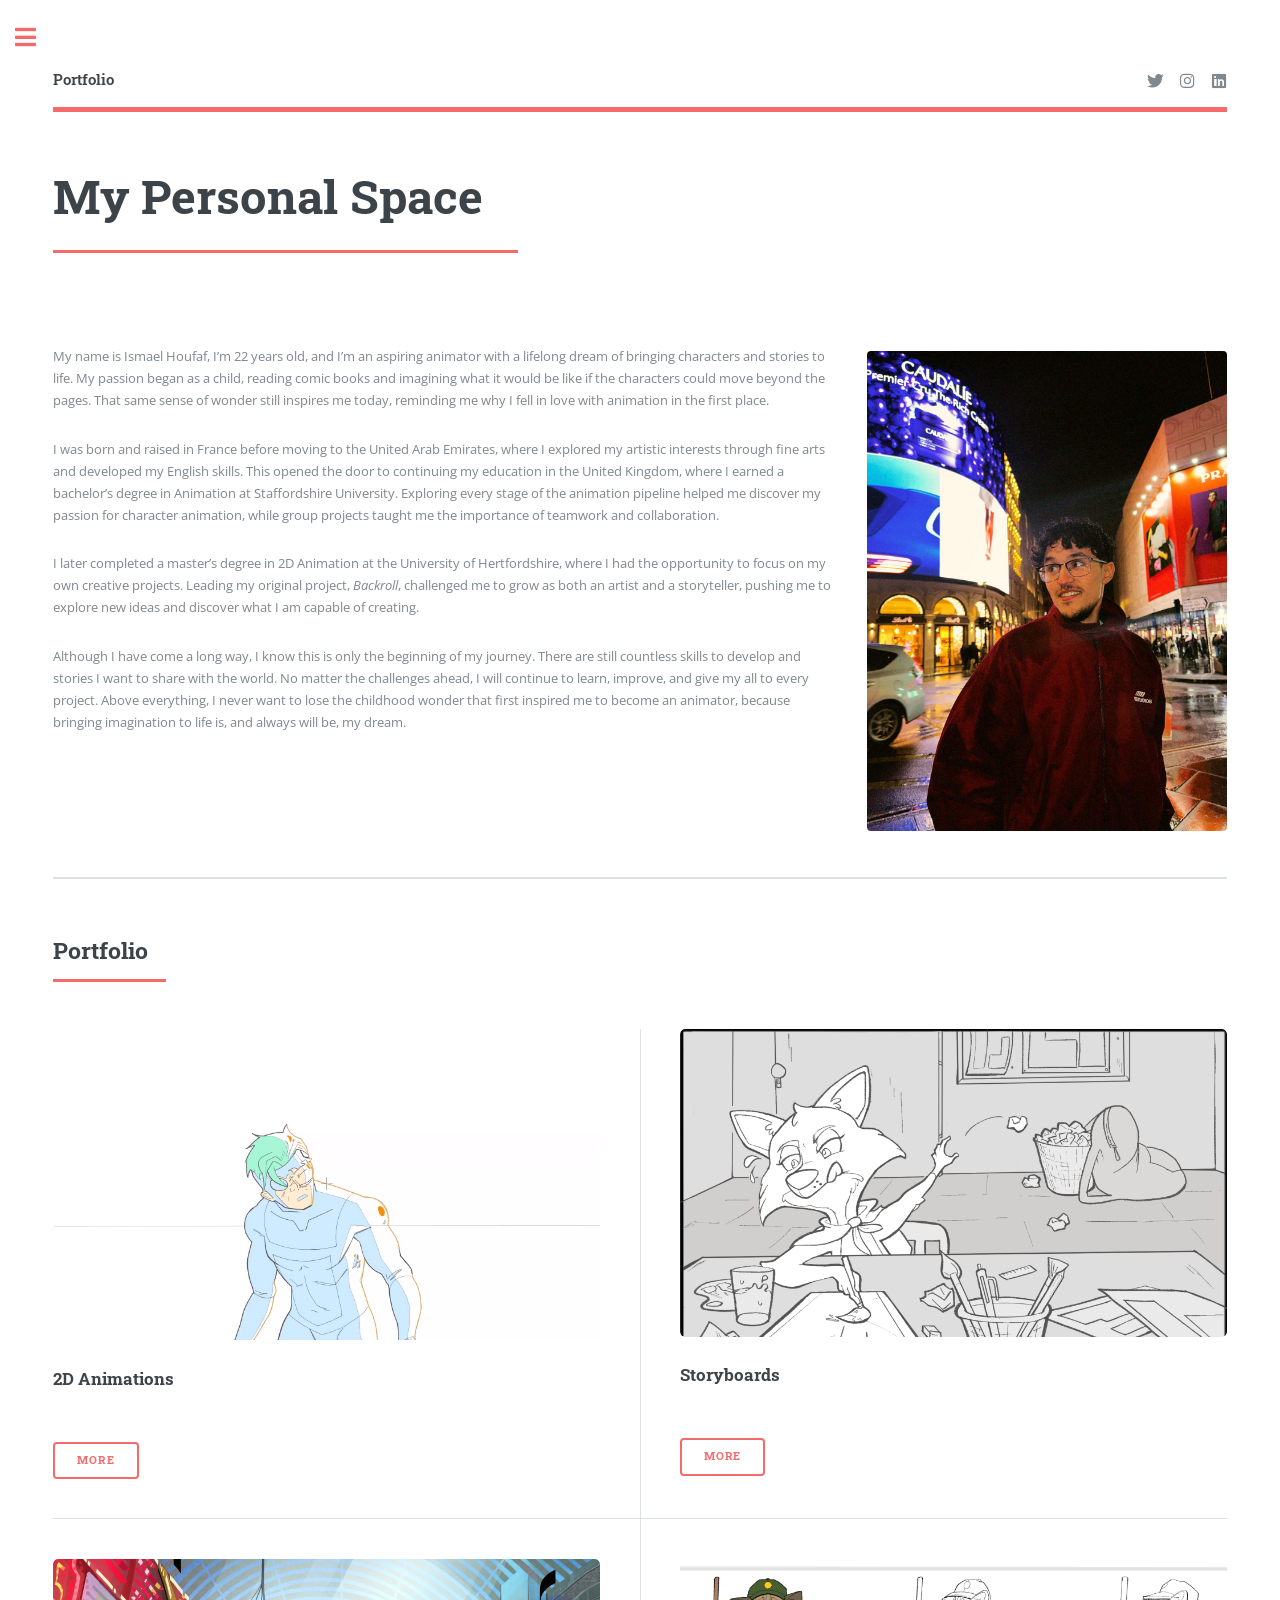
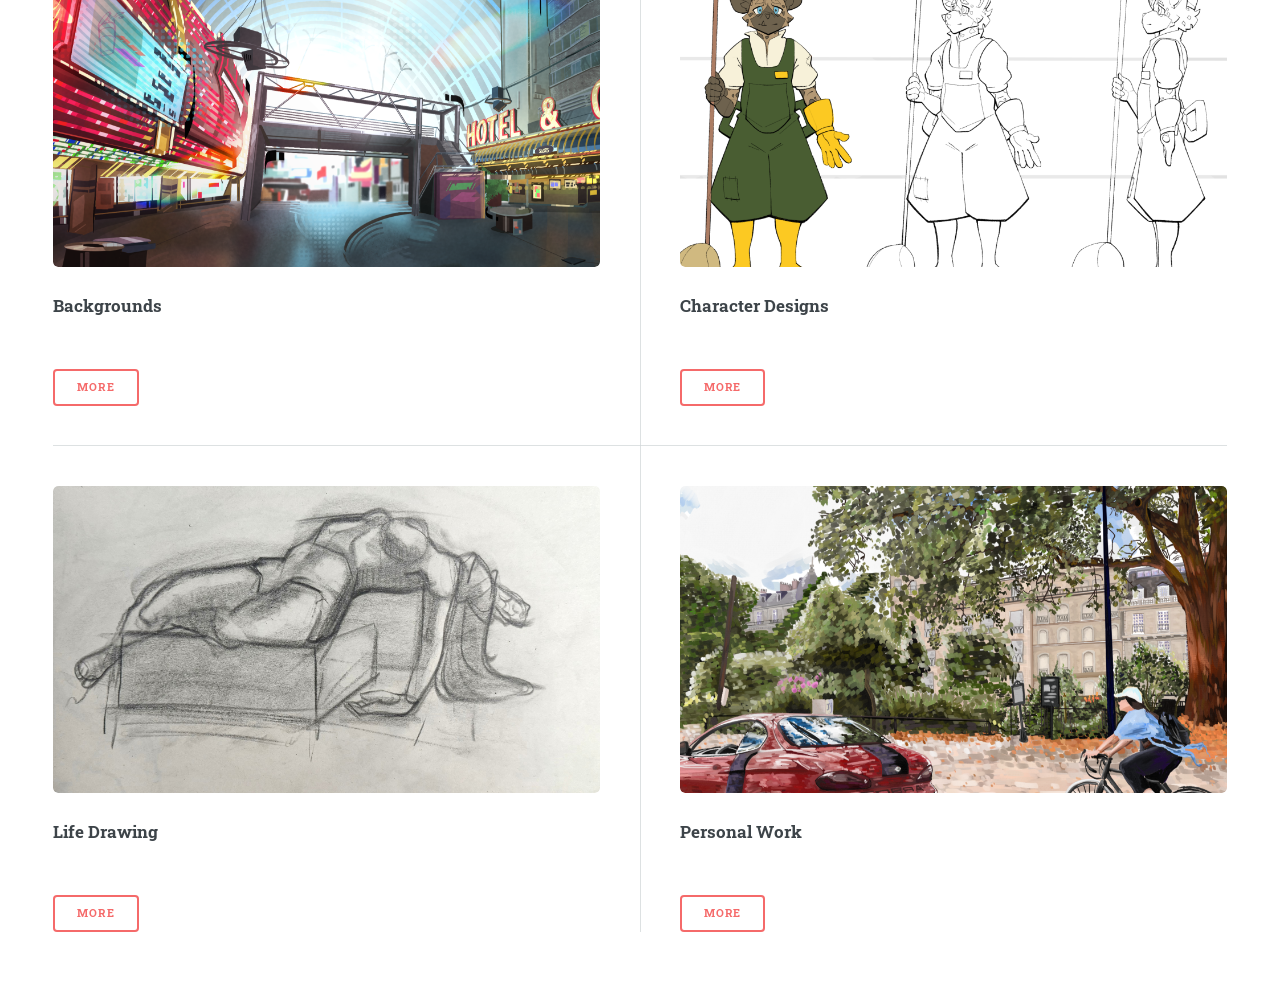
<file: my personal space.html>
<!DOCTYPE HTML>
<!--
	Editorial by HTML5 UP
	html5up.net | @ajlkn
	Free for personal and commercial use under the CCA 3.0 license (html5up.net/license)
-->
<html>
	<head>
		<meta charset="UTF-8">
		<meta name="referrer" content="strict-origin-when-cross-origin">
		<title>Ishoo Portfolio</title>
		<meta charset="utf-8" />
		<meta name="viewport" content="width=device-width, initial-scale=1, user-scalable=no" />
		<link rel="stylesheet" href="assets/css/main.css" />
		<style>
			/* Portfolio Image Hover Blur and Title Overlay Styling */
			.posts article .image {
				position: relative;
				overflow: hidden;
				display: block;
			}
			.posts article .image img {
				transition: filter 0.3s ease, transform 0.3s ease;
				display: block;
				width: 100%;
			}
			.posts article .image .portfolio-overlay {
				position: absolute;
				top: 0;
				left: 0;
				width: 100%;
				height: 100%;
				background: rgba(100, 100, 100, 0.4);
				display: flex;
				align-items: center;
				justify-content: center;
				opacity: 0;
				transition: opacity 0.3s ease;
				z-index: 2;
			}
			.posts article .image .portfolio-overlay span {
				color: #ffffff;
				font-size: 1.5rem;
				font-weight: 700;
				text-shadow: 0 2px 6px rgba(0, 0, 0, 0.8);
				padding: 0 1rem;
				text-align: center;
			}
			.posts article .image:hover img {
				filter: blur(6px) grayscale(50%);
			}
			.posts article .image:hover .portfolio-overlay {
				opacity: 1;
			}
		</style>
	</head>
	<body class="is-preload">

		<!-- Wrapper -->
			<div id="wrapper">

				<!-- Main -->
					<div id="main">
						<div class="inner">

							<!-- Header -->
								<header id="header">
									<a href="index.html" class="logo"><strong>Portfolio</strong></a>
									<ul class="icons">
										<li><a href="https://x.com/Ishhues" class="icon brands fa-twitter"><span class="label">Twitter</span></a></li>
										<li><a href="https://www.instagram.com/_ishhues/" class="icon brands fa-instagram"><span class="label">Instagram</span></a></li>
										<li><a href="https://www.linkedin.com/in/ismael-houfaf-257041257/" class="icon brands fa-linkedin"><span class="label">LinkedIn</span></a></li>
									</ul>
								</header>

							<!-- Personal Space -->
							<section id="personal-space">
								<header class="major">
									<h1>My Personal Space</h1>
								</header>

								<style>
									#personal-space .personal-photo {
										float: right;
										width: 36%;
										max-width: 360px;
										height: auto;
										margin: 0.35em 0 1.5em 2em;
										border-radius: 4px;
									}
									#personal-space p {
										text-align: left;
									}
									#personal-space::after {
										content: "";
										display: block;
										clear: both;
									}
									@media screen and (max-width: 736px) {
										#personal-space .personal-photo {
											width: 45%;
											margin-left: 1em;
										}
									}
								</style>

								<img class="personal-photo" src="images/pic10.jpg" alt="Portrait of Ismael" />

								<p>My name is Ismael Houfaf, I’m 22 years old, and I’m an aspiring animator with a lifelong dream of bringing characters and stories to life. My passion began as a child, reading comic books and imagining what it would be like if the characters could move beyond the pages. That same sense of wonder still inspires me today, reminding me why I fell in love with animation in the first place.</p>

								<p>I was born and raised in France before moving to the United Arab Emirates, where I explored my artistic interests through fine arts and developed my English skills. This opened the door to continuing my education in the United Kingdom, where I earned a bachelor’s degree in Animation at Staffordshire University. Exploring every stage of the animation pipeline helped me discover my passion for character animation, while group projects taught me the importance of teamwork and collaboration.</p>

								<p>I later completed a master’s degree in 2D Animation at the University of Hertfordshire, where I had the opportunity to focus on my own creative projects. Leading my original project, <em>Backroll</em>, challenged me to grow as both an artist and a storyteller, pushing me to explore new ideas and discover what I am capable of creating.</p>

								<p>Although I have come a long way, I know this is only the beginning of my journey. There are still countless skills to develop and stories I want to share with the world. No matter the challenges ahead, I will continue to learn, improve, and give my all to every project. Above everything, I never want to lose the childhood wonder that first inspired me to become an animator, because bringing imagination to life is, and always will be, my dream.</p>
							</section>

							<!-- Section -->
								<section>
									<header class="major">
										<h2>Portfolio</h2>
									</header>
									<div class="posts">
										<article>
											<a href="2D animations.html" class="image">
												<img src="images/pic01.jpg" alt="" />
												<div class="portfolio-overlay"><span>2D Animations</span></div>
											</a>
											<h3>2D Animations</h3>
											<ul class="actions">
												<li><a href="2D animations.html" class="button">More</a></li>
											</ul>
										</article>
										<article>
											<a href="Storyboard.html" class="image">
												<img src="images/pic02.png" alt="" />
												<div class="portfolio-overlay"><span>Storyboards</span></div>
											</a>
											<h3>Storyboards</h3>
											<ul class="actions">
												<li><a href="Storyboard.html" class="button">More</a></li>
											</ul>
										</article>
										<article>
											<a href="Backgrounds.html" class="image">
												<img src="images/pic03.png" alt="" />
												<div class="portfolio-overlay"><span>Backgrounds</span></div>
											</a>
											<h3>Backgrounds</h3>										
											<ul class="actions">
												<li><a href="Backgrounds.html" class="button">More</a></li>
											</ul>
										</article>
										<article>
											<a href="Character Designs.html" class="image">
												<img src="images/pic04.png" alt="" />
												<div class="portfolio-overlay"><span>Character Designs</span></div>
											</a>
											<h3>Character Designs</h3>						
											<ul class="actions">
												<li><a href="Character Designs.html" class="button">More</a></li>
											</ul>
										</article>
										<article>
											<a href="Life Drawing.html" class="image">
												<img src="images/pic05.jpg" alt="" />
												<div class="portfolio-overlay"><span>Life Drawing</span></div>
											</a>
											<h3>Life Drawing</h3>
											<ul class="actions">
												<li><a href="Life Drawing.html" class="button">More</a></li>
											</ul>
										</article>
										<article>
											<a href="Personal Work.html" class="image">
												<img src="images/pic06.png" alt="" />
												<div class="portfolio-overlay"><span>Personal Work</span></div>
											</a>
											<h3>Personal Work</h3>
											<ul class="actions">
												<li><a href="Personal Work.html" class="button">More</a></li>
											</ul>
										</article>
									</div>
								</section>

						</div>
					</div>

				<!-- Sidebar -->
					<div id="sidebar">
						<div class="inner">
							<!-- Menu -->
								<nav id="menu">
									<header class="major">
										<h2>Menu</h2>
									</header>
									<ul>
										<li>
											<span class="opener">About Me</span>
											<ul>
												<li><a href="my personal space.html">My Personal Space</a></li>
												<li><a href="my cv.html">My CV</a></li>
											</ul>
										</li>
										<li><a href="2D animations.html">2D Animations </a></li>
										<li><a href="Storyboard.html">Storyboards</a></li>
										<li><a href="Backgrounds.html">Backgrounds</a></li>
										<li><a href="Character Designs.html">Character Designs</a></li>
										<li><a href="Life Drawing.html">Life Drawing</a></li>
										<li><a href="Personal Work.html">Personal Work</a></li>
										<li>
											<span class="opener">Projects</span>
											<ul>
												<li><a href="Backroll.html">Backroll</a></li>
												<li><a href="Knight Fight.html">Knight Fight</a></li>
												<li><a href="Bed Time Chase.html">Bed Time Chase</a></li>
												<li><a href="Shakespear In the Club.html">Shakespear In The Club</a></li>
											</ul>
										</li>
								</nav>

							<!-- Section -->
								<section>
									<header class="major">
										<h2>Projects</h2>
									</header>
									<div class="mini-posts">
										<article>
											<a href="Backroll.html" class="image"><img src="images/pic07.jpg" alt="" /></a>
											<p>Independent 8 episode series aimed at ages 14 and up, about a man running out of time. (2026)</p>
										</article>
										<article>
											<a href="Bed Time Chase.html" class="image"><img src="images/pic08.jpg" alt="" /></a>
											<p>University Project aimed at ages 6 and up, about an older brother struggling to put his sibling to sleep. (2023)</p>
										</article>
										<article>
											<a href="Knight Fight.html" class="image"><img src="images/pic09.jpg" alt="" /></a>
											<p>University Project aimed at ages 18 and up, a medieval all out war against the forces of evil. (2023)</p>
										</article>
									</div>
									
								</section>

							<!-- Section -->
								<section>
									<header class="major">
										<h2>Get in touch</h2>
									</header>
									<p>My Contact Details, I am currently looking for work and open to offers. I will get back to you as soon as possible.</p>
									<ul class="contact">
										<li class="icon solid fa-envelope"><a href="#">ihoufaf.animation@gmail.com</a></li>
										<li class="icon solid fa-phone">(+971) 58 998 0694</li>
										<li class="icon solid fa-home">France, Paris<br />
										<li class="icon solid fa-home">United Arab Emirates, Dubai<br />
									</ul>
								</section>

							<!-- Footer -->
								<footer id="footer">
									<p class="copyright">&copy; Untitled. All rights reserved. Demo Images: <a href="https://unsplash.com">Unsplash</a>. Design: <a href="https://html5up.net">HTML5 UP</a>.</p>
								</footer>

						</div>
					</div>

			</div>

		<!-- Scripts -->
			<script src="assets/js/jquery.min.js"></script>
			<script src="assets/js/browser.min.js"></script>
			<script src="assets/js/breakpoints.min.js"></script>
			<script src="assets/js/util.js"></script>
			<script src="assets/js/main.js"></script>

	</body>
</html>
</file>
<file: assets/css/main.css>
@import url(fontawesome-all.min.css);
@import url("https://fonts.googleapis.com/css?family=Open+Sans:400,600,400italic,600italic|Roboto+Slab:400,700");
/*
	Editorial by HTML5 UP
	html5up.net | @ajlkn
	Free for personal and commercial use under the CCA 3.0 license (html5up.net/license)
*/
html, body, div, span, applet, object,
iframe, h1, h2, h3, h4, h5, h6, p, blockquote,
pre, a, abbr, acronym, address, big, cite,
code, del, dfn, em, img, ins, kbd, q, s, samp,
small, strike, strong, sub, sup, tt, var, b,
u, i, center, dl, dt, dd, ol, ul, li, fieldset,
form, label, legend, table, caption, tbody,
tfoot, thead, tr, th, td, article, aside,
canvas, details, embed, figure, figcaption,
footer, header, hgroup, menu, nav, output, ruby,
section, summary, time, mark, audio, video {
  margin: 0;
  padding: 0;
  border: 0;
  font-size: 100%;
  font: inherit;
  vertical-align: baseline; }

article, aside, details, figcaption, figure,
footer, header, hgroup, menu, nav, section {
  display: block; }

body {
  line-height: 1; }

ol, ul {
  list-style: none; }

blockquote, q {
  quotes: none; }
  blockquote:before, blockquote:after, q:before, q:after {
    content: '';
    content: none; }

table {
  border-collapse: collapse;
  border-spacing: 0; }

body {
  -webkit-text-size-adjust: none; }

mark {
  background-color: transparent;
  color: inherit; }

input::-moz-focus-inner {
  border: 0;
  padding: 0; }

input, select, textarea {
  -moz-appearance: none;
  -webkit-appearance: none;
  -ms-appearance: none;
  appearance: none; }

/* Basic */
@-ms-viewport {
  width: device-width; }

body {
  -ms-overflow-style: scrollbar; }

@media screen and (max-width: 480px) {
  html, body {
    min-width: 320px; } }

html {
  box-sizing: border-box; }

*, *:before, *:after {
  box-sizing: inherit; }

body {
  background: #ffffff; }
  body.is-preload *, body.is-preload *:before, body.is-preload *:after, body.is-resizing *, body.is-resizing *:before, body.is-resizing *:after {
    -moz-animation: none !important;
    -webkit-animation: none !important;
    -ms-animation: none !important;
    animation: none !important;
    -moz-transition: none !important;
    -webkit-transition: none !important;
    -ms-transition: none !important;
    transition: none !important; }

/* Type */
body, input, select, textarea {
  color: #7f888f;
  font-family: "Open Sans", sans-serif;
  font-size: 13pt;
  font-weight: 400;
  line-height: 1.65; }
  @media screen and (max-width: 1680px) {
    body, input, select, textarea {
      font-size: 11pt; } }
  @media screen and (max-width: 1280px) {
    body, input, select, textarea {
      font-size: 10pt; } }
  @media screen and (max-width: 360px) {
    body, input, select, textarea {
      font-size: 9pt; } }

a {
  -moz-transition: color 0.2s ease-in-out, border-bottom-color 0.2s ease-in-out;
  -webkit-transition: color 0.2s ease-in-out, border-bottom-color 0.2s ease-in-out;
  -ms-transition: color 0.2s ease-in-out, border-bottom-color 0.2s ease-in-out;
  transition: color 0.2s ease-in-out, border-bottom-color 0.2s ease-in-out;
  border-bottom: dotted 1px;
  color: #f56a6a;
  text-decoration: none; }
  a:hover {
    border-bottom-color: #f56a6a;
    color: #f56a6a !important; }
    a:hover strong {
      color: inherit; }

strong, b {
  color: #3d4449;
  font-weight: 600; }

em, i {
  font-style: italic; }

p {
  margin: 0 0 2em 0; }

h1, h2, h3, h4, h5, h6 {
  color: #3d4449;
  font-family: "Roboto Slab", serif;
  font-weight: 700;
  line-height: 1.5;
  margin: 0 0 1em 0; }
  h1 a, h2 a, h3 a, h4 a, h5 a, h6 a {
    color: inherit;
    text-decoration: none;
    border-bottom: 0; }

h1 {
  font-size: 4em;
  margin: 0 0 0.5em 0;
  line-height: 1.3; }

h2 {
  font-size: 1.75em; }

h3 {
  font-size: 1.25em; }

h4 {
  font-size: 1.1em; }

h5 {
  font-size: 0.9em; }

h6 {
  font-size: 0.7em; }

@media screen and (max-width: 1680px) {
  h1 {
    font-size: 3.5em; } }

@media screen and (max-width: 980px) {
  h1 {
    font-size: 3.25em; } }

@media screen and (max-width: 736px) {
  h1 {
    font-size: 2em;
    line-height: 1.4; }
  h2 {
    font-size: 1.5em; } }

sub {
  font-size: 0.8em;
  position: relative;
  top: 0.5em; }

sup {
  font-size: 0.8em;
  position: relative;
  top: -0.5em; }

blockquote {
  border-left: solid 3px rgba(210, 215, 217, 0.75);
  font-style: italic;
  margin: 0 0 2em 0;
  padding: 0.5em 0 0.5em 2em; }

code {
  background: rgba(230, 235, 237, 0.25);
  border-radius: 0.375em;
  border: solid 1px rgba(210, 215, 217, 0.75);
  font-family: "Courier New", monospace;
  font-size: 0.9em;
  margin: 0 0.25em;
  padding: 0.25em 0.65em; }

pre {
  -webkit-overflow-scrolling: touch;
  font-family: "Courier New", monospace;
  font-size: 0.9em;
  margin: 0 0 2em 0; }
  pre code {
    display: block;
    line-height: 1.75;
    padding: 1em 1.5em;
    overflow-x: auto; }

hr {
  border: 0;
  border-bottom: solid 1px rgba(210, 215, 217, 0.75);
  margin: 2em 0; }
  hr.major {
    margin: 3em 0; }

.align-left {
  text-align: left; }

.align-center {
  text-align: center; }

.align-right {
  text-align: right; }

/* Row */
.row {
  display: flex;
  flex-wrap: wrap;
  box-sizing: border-box;
  align-items: stretch; }
  .row > * {
    box-sizing: border-box; }
  .row.gtr-uniform > * > :last-child {
    margin-bottom: 0; }
  .row.aln-left {
    justify-content: flex-start; }
  .row.aln-center {
    justify-content: center; }
  .row.aln-right {
    justify-content: flex-end; }
  .row.aln-top {
    align-items: flex-start; }
  .row.aln-middle {
    align-items: center; }
  .row.aln-bottom {
    align-items: flex-end; }
  .row > .imp {
    order: -1; }
  .row > .col-1 {
    width: 8.33333%; }
  .row > .off-1 {
    margin-left: 8.33333%; }
  .row > .col-2 {
    width: 16.66667%; }
  .row > .off-2 {
    margin-left: 16.66667%; }
  .row > .col-3 {
    width: 25%; }
  .row > .off-3 {
    margin-left: 25%; }
  .row > .col-4 {
    width: 33.33333%; }
  .row > .off-4 {
    margin-left: 33.33333%; }
  .row > .col-5 {
    width: 41.66667%; }
  .row > .off-5 {
    margin-left: 41.66667%; }
  .row > .col-6 {
    width: 50%; }
  .row > .off-6 {
    margin-left: 50%; }
  .row > .col-7 {
    width: 58.33333%; }
  .row > .off-7 {
    margin-left: 58.33333%; }
  .row > .col-8 {
    width: 66.66667%; }
  .row > .off-8 {
    margin-left: 66.66667%; }
  .row > .col-9 {
    width: 75%; }
  .row > .off-9 {
    margin-left: 75%; }
  .row > .col-10 {
    width: 83.33333%; }
  .row > .off-10 {
    margin-left: 83.33333%; }
  .row > .col-11 {
    width: 91.66667%; }
  .row > .off-11 {
    margin-left: 91.66667%; }
  .row > .col-12 {
    width: 100%; }
  .row > .off-12 {
    margin-left: 100%; }
  .row.gtr-0 {
    margin-top: 0;
    margin-left: 0em; }
    .row.gtr-0 > * {
      padding: 0 0 0 0em; }
    .row.gtr-0.gtr-uniform {
      margin-top: 0em; }
      .row.gtr-0.gtr-uniform > * {
        padding-top: 0em; }
  .row.gtr-25 {
    margin-top: 0;
    margin-left: -0.375em; }
    .row.gtr-25 > * {
      padding: 0 0 0 0.375em; }
    .row.gtr-25.gtr-uniform {
      margin-top: -0.375em; }
      .row.gtr-25.gtr-uniform > * {
        padding-top: 0.375em; }
  .row.gtr-50 {
    margin-top: 0;
    margin-left: -0.75em; }
    .row.gtr-50 > * {
      padding: 0 0 0 0.75em; }
    .row.gtr-50.gtr-uniform {
      margin-top: -0.75em; }
      .row.gtr-50.gtr-uniform > * {
        padding-top: 0.75em; }
  .row {
    margin-top: 0;
    margin-left: -1.5em; }
    .row > * {
      padding: 0 0 0 1.5em; }
    .row.gtr-uniform {
      margin-top: -1.5em; }
      .row.gtr-uniform > * {
        padding-top: 1.5em; }
  .row.gtr-150 {
    margin-top: 0;
    margin-left: -2.25em; }
    .row.gtr-150 > * {
      padding: 0 0 0 2.25em; }
    .row.gtr-150.gtr-uniform {
      margin-top: -2.25em; }
      .row.gtr-150.gtr-uniform > * {
        padding-top: 2.25em; }
  .row.gtr-200 {
    margin-top: 0;
    margin-left: -3em; }
    .row.gtr-200 > * {
      padding: 0 0 0 3em; }
    .row.gtr-200.gtr-uniform {
      margin-top: -3em; }
      .row.gtr-200.gtr-uniform > * {
        padding-top: 3em; }
  @media screen and (max-width: 1680px) {
    .row {
      display: flex;
      flex-wrap: wrap;
      box-sizing: border-box;
      align-items: stretch; }
      .row > * {
        box-sizing: border-box; }
      .row.gtr-uniform > * > :last-child {
        margin-bottom: 0; }
      .row.aln-left {
        justify-content: flex-start; }
      .row.aln-center {
        justify-content: center; }
      .row.aln-right {
        justify-content: flex-end; }
      .row.aln-top {
        align-items: flex-start; }
      .row.aln-middle {
        align-items: center; }
      .row.aln-bottom {
        align-items: flex-end; }
      .row > .imp-xlarge {
        order: -1; }
      .row > .col-1-xlarge {
        width: 8.33333%; }
      .row > .off-1-xlarge {
        margin-left: 8.33333%; }
      .row > .col-2-xlarge {
        width: 16.66667%; }
      .row > .off-2-xlarge {
        margin-left: 16.66667%; }
      .row > .col-3-xlarge {
        width: 25%; }
      .row > .off-3-xlarge {
        margin-left: 25%; }
      .row > .col-4-xlarge {
        width: 33.33333%; }
      .row > .off-4-xlarge {
        margin-left: 33.33333%; }
      .row > .col-5-xlarge {
        width: 41.66667%; }
      .row > .off-5-xlarge {
        margin-left: 41.66667%; }
      .row > .col-6-xlarge {
        width: 50%; }
      .row > .off-6-xlarge {
        margin-left: 50%; }
      .row > .col-7-xlarge {
        width: 58.33333%; }
      .row > .off-7-xlarge {
        margin-left: 58.33333%; }
      .row > .col-8-xlarge {
        width: 66.66667%; }
      .row > .off-8-xlarge {
        margin-left: 66.66667%; }
      .row > .col-9-xlarge {
        width: 75%; }
      .row > .off-9-xlarge {
        margin-left: 75%; }
      .row > .col-10-xlarge {
        width: 83.33333%; }
      .row > .off-10-xlarge {
        margin-left: 83.33333%; }
      .row > .col-11-xlarge {
        width: 91.66667%; }
      .row > .off-11-xlarge {
        margin-left: 91.66667%; }
      .row > .col-12-xlarge {
        width: 100%; }
      .row > .off-12-xlarge {
        margin-left: 100%; }
      .row.gtr-0 {
        margin-top: 0;
        margin-left: 0em; }
        .row.gtr-0 > * {
          padding: 0 0 0 0em; }
        .row.gtr-0.gtr-uniform {
          margin-top: 0em; }
          .row.gtr-0.gtr-uniform > * {
            padding-top: 0em; }
      .row.gtr-25 {
        margin-top: 0;
        margin-left: -0.375em; }
        .row.gtr-25 > * {
          padding: 0 0 0 0.375em; }
        .row.gtr-25.gtr-uniform {
          margin-top: -0.375em; }
          .row.gtr-25.gtr-uniform > * {
            padding-top: 0.375em; }
      .row.gtr-50 {
        margin-top: 0;
        margin-left: -0.75em; }
        .row.gtr-50 > * {
          padding: 0 0 0 0.75em; }
        .row.gtr-50.gtr-uniform {
          margin-top: -0.75em; }
          .row.gtr-50.gtr-uniform > * {
            padding-top: 0.75em; }
      .row {
        margin-top: 0;
        margin-left: -1.5em; }
        .row > * {
          padding: 0 0 0 1.5em; }
        .row.gtr-uniform {
          margin-top: -1.5em; }
          .row.gtr-uniform > * {
            padding-top: 1.5em; }
      .row.gtr-150 {
        margin-top: 0;
        margin-left: -2.25em; }
        .row.gtr-150 > * {
          padding: 0 0 0 2.25em; }
        .row.gtr-150.gtr-uniform {
          margin-top: -2.25em; }
          .row.gtr-150.gtr-uniform > * {
            padding-top: 2.25em; }
      .row.gtr-200 {
        margin-top: 0;
        margin-left: -3em; }
        .row.gtr-200 > * {
          padding: 0 0 0 3em; }
        .row.gtr-200.gtr-uniform {
          margin-top: -3em; }
          .row.gtr-200.gtr-uniform > * {
            padding-top: 3em; } }
  @media screen and (max-width: 1280px) {
    .row {
      display: flex;
      flex-wrap: wrap;
      box-sizing: border-box;
      align-items: stretch; }
      .row > * {
        box-sizing: border-box; }
      .row.gtr-uniform > * > :last-child {
        margin-bottom: 0; }
      .row.aln-left {
        justify-content: flex-start; }
      .row.aln-center {
        justify-content: center; }
      .row.aln-right {
        justify-content: flex-end; }
      .row.aln-top {
        align-items: flex-start; }
      .row.aln-middle {
        align-items: center; }
      .row.aln-bottom {
        align-items: flex-end; }
      .row > .imp-large {
        order: -1; }
      .row > .col-1-large {
        width: 8.33333%; }
      .row > .off-1-large {
        margin-left: 8.33333%; }
      .row > .col-2-large {
        width: 16.66667%; }
      .row > .off-2-large {
        margin-left: 16.66667%; }
      .row > .col-3-large {
        width: 25%; }
      .row > .off-3-large {
        margin-left: 25%; }
      .row > .col-4-large {
        width: 33.33333%; }
      .row > .off-4-large {
        margin-left: 33.33333%; }
      .row > .col-5-large {
        width: 41.66667%; }
      .row > .off-5-large {
        margin-left: 41.66667%; }
      .row > .col-6-large {
        width: 50%; }
      .row > .off-6-large {
        margin-left: 50%; }
      .row > .col-7-large {
        width: 58.33333%; }
      .row > .off-7-large {
        margin-left: 58.33333%; }
      .row > .col-8-large {
        width: 66.66667%; }
      .row > .off-8-large {
        margin-left: 66.66667%; }
      .row > .col-9-large {
        width: 75%; }
      .row > .off-9-large {
        margin-left: 75%; }
      .row > .col-10-large {
        width: 83.33333%; }
      .row > .off-10-large {
        margin-left: 83.33333%; }
      .row > .col-11-large {
        width: 91.66667%; }
      .row > .off-11-large {
        margin-left: 91.66667%; }
      .row > .col-12-large {
        width: 100%; }
      .row > .off-12-large {
        margin-left: 100%; }
      .row.gtr-0 {
        margin-top: 0;
        margin-left: 0em; }
        .row.gtr-0 > * {
          padding: 0 0 0 0em; }
        .row.gtr-0.gtr-uniform {
          margin-top: 0em; }
          .row.gtr-0.gtr-uniform > * {
            padding-top: 0em; }
      .row.gtr-25 {
        margin-top: 0;
        margin-left: -0.375em; }
        .row.gtr-25 > * {
          padding: 0 0 0 0.375em; }
        .row.gtr-25.gtr-uniform {
          margin-top: -0.375em; }
          .row.gtr-25.gtr-uniform > * {
            padding-top: 0.375em; }
      .row.gtr-50 {
        margin-top: 0;
        margin-left: -0.75em; }
        .row.gtr-50 > * {
          padding: 0 0 0 0.75em; }
        .row.gtr-50.gtr-uniform {
          margin-top: -0.75em; }
          .row.gtr-50.gtr-uniform > * {
            padding-top: 0.75em; }
      .row {
        margin-top: 0;
        margin-left: -1.5em; }
        .row > * {
          padding: 0 0 0 1.5em; }
        .row.gtr-uniform {
          margin-top: -1.5em; }
          .row.gtr-uniform > * {
            padding-top: 1.5em; }
      .row.gtr-150 {
        margin-top: 0;
        margin-left: -2.25em; }
        .row.gtr-150 > * {
          padding: 0 0 0 2.25em; }
        .row.gtr-150.gtr-uniform {
          margin-top: -2.25em; }
          .row.gtr-150.gtr-uniform > * {
            padding-top: 2.25em; }
      .row.gtr-200 {
        margin-top: 0;
        margin-left: -3em; }
        .row.gtr-200 > * {
          padding: 0 0 0 3em; }
        .row.gtr-200.gtr-uniform {
          margin-top: -3em; }
          .row.gtr-200.gtr-uniform > * {
            padding-top: 3em; } }
  @media screen and (max-width: 980px) {
    .row {
      display: flex;
      flex-wrap: wrap;
      box-sizing: border-box;
      align-items: stretch; }
      .row > * {
        box-sizing: border-box; }
      .row.gtr-uniform > * > :last-child {
        margin-bottom: 0; }
      .row.aln-left {
        justify-content: flex-start; }
      .row.aln-center {
        justify-content: center; }
      .row.aln-right {
        justify-content: flex-end; }
      .row.aln-top {
        align-items: flex-start; }
      .row.aln-middle {
        align-items: center; }
      .row.aln-bottom {
        align-items: flex-end; }
      .row > .imp-medium {
        order: -1; }
      .row > .col-1-medium {
        width: 8.33333%; }
      .row > .off-1-medium {
        margin-left: 8.33333%; }
      .row > .col-2-medium {
        width: 16.66667%; }
      .row > .off-2-medium {
        margin-left: 16.66667%; }
      .row > .col-3-medium {
        width: 25%; }
      .row > .off-3-medium {
        margin-left: 25%; }
      .row > .col-4-medium {
        width: 33.33333%; }
      .row > .off-4-medium {
        margin-left: 33.33333%; }
      .row > .col-5-medium {
        width: 41.66667%; }
      .row > .off-5-medium {
        margin-left: 41.66667%; }
      .row > .col-6-medium {
        width: 50%; }
      .row > .off-6-medium {
        margin-left: 50%; }
      .row > .col-7-medium {
        width: 58.33333%; }
      .row > .off-7-medium {
        margin-left: 58.33333%; }
      .row > .col-8-medium {
        width: 66.66667%; }
      .row > .off-8-medium {
        margin-left: 66.66667%; }
      .row > .col-9-medium {
        width: 75%; }
      .row > .off-9-medium {
        margin-left: 75%; }
      .row > .col-10-medium {
        width: 83.33333%; }
      .row > .off-10-medium {
        margin-left: 83.33333%; }
      .row > .col-11-medium {
        width: 91.66667%; }
      .row > .off-11-medium {
        margin-left: 91.66667%; }
      .row > .col-12-medium {
        width: 100%; }
      .row > .off-12-medium {
        margin-left: 100%; }
      .row.gtr-0 {
        margin-top: 0;
        margin-left: 0em; }
        .row.gtr-0 > * {
          padding: 0 0 0 0em; }
        .row.gtr-0.gtr-uniform {
          margin-top: 0em; }
          .row.gtr-0.gtr-uniform > * {
            padding-top: 0em; }
      .row.gtr-25 {
        margin-top: 0;
        margin-left: -0.375em; }
        .row.gtr-25 > * {
          padding: 0 0 0 0.375em; }
        .row.gtr-25.gtr-uniform {
          margin-top: -0.375em; }
          .row.gtr-25.gtr-uniform > * {
            padding-top: 0.375em; }
      .row.gtr-50 {
        margin-top: 0;
        margin-left: -0.75em; }
        .row.gtr-50 > * {
          padding: 0 0 0 0.75em; }
        .row.gtr-50.gtr-uniform {
          margin-top: -0.75em; }
          .row.gtr-50.gtr-uniform > * {
            padding-top: 0.75em; }
      .row {
        margin-top: 0;
        margin-left: -1.5em; }
        .row > * {
          padding: 0 0 0 1.5em; }
        .row.gtr-uniform {
          margin-top: -1.5em; }
          .row.gtr-uniform > * {
            padding-top: 1.5em; }
      .row.gtr-150 {
        margin-top: 0;
        margin-left: -2.25em; }
        .row.gtr-150 > * {
          padding: 0 0 0 2.25em; }
        .row.gtr-150.gtr-uniform {
          margin-top: -2.25em; }
          .row.gtr-150.gtr-uniform > * {
            padding-top: 2.25em; }
      .row.gtr-200 {
        margin-top: 0;
        margin-left: -3em; }
        .row.gtr-200 > * {
          padding: 0 0 0 3em; }
        .row.gtr-200.gtr-uniform {
          margin-top: -3em; }
          .row.gtr-200.gtr-uniform > * {
            padding-top: 3em; } }
  @media screen and (max-width: 736px) {
    .row {
      display: flex;
      flex-wrap: wrap;
      box-sizing: border-box;
      align-items: stretch; }
      .row > * {
        box-sizing: border-box; }
      .row.gtr-uniform > * > :last-child {
        margin-bottom: 0; }
      .row.aln-left {
        justify-content: flex-start; }
      .row.aln-center {
        justify-content: center; }
      .row.aln-right {
        justify-content: flex-end; }
      .row.aln-top {
        align-items: flex-start; }
      .row.aln-middle {
        align-items: center; }
      .row.aln-bottom {
        align-items: flex-end; }
      .row > .imp-small {
        order: -1; }
      .row > .col-1-small {
        width: 8.33333%; }
      .row > .off-1-small {
        margin-left: 8.33333%; }
      .row > .col-2-small {
        width: 16.66667%; }
      .row > .off-2-small {
        margin-left: 16.66667%; }
      .row > .col-3-small {
        width: 25%; }
      .row > .off-3-small {
        margin-left: 25%; }
      .row > .col-4-small {
        width: 33.33333%; }
      .row > .off-4-small {
        margin-left: 33.33333%; }
      .row > .col-5-small {
        width: 41.66667%; }
      .row > .off-5-small {
        margin-left: 41.66667%; }
      .row > .col-6-small {
        width: 50%; }
      .row > .off-6-small {
        margin-left: 50%; }
      .row > .col-7-small {
        width: 58.33333%; }
      .row > .off-7-small {
        margin-left: 58.33333%; }
      .row > .col-8-small {
        width: 66.66667%; }
      .row > .off-8-small {
        margin-left: 66.66667%; }
      .row > .col-9-small {
        width: 75%; }
      .row > .off-9-small {
        margin-left: 75%; }
      .row > .col-10-small {
        width: 83.33333%; }
      .row > .off-10-small {
        margin-left: 83.33333%; }
      .row > .col-11-small {
        width: 91.66667%; }
      .row > .off-11-small {
        margin-left: 91.66667%; }
      .row > .col-12-small {
        width: 100%; }
      .row > .off-12-small {
        margin-left: 100%; }
      .row.gtr-0 {
        margin-top: 0;
        margin-left: 0em; }
        .row.gtr-0 > * {
          padding: 0 0 0 0em; }
        .row.gtr-0.gtr-uniform {
          margin-top: 0em; }
          .row.gtr-0.gtr-uniform > * {
            padding-top: 0em; }
      .row.gtr-25 {
        margin-top: 0;
        margin-left: -0.375em; }
        .row.gtr-25 > * {
          padding: 0 0 0 0.375em; }
        .row.gtr-25.gtr-uniform {
          margin-top: -0.375em; }
          .row.gtr-25.gtr-uniform > * {
            padding-top: 0.375em; }
      .row.gtr-50 {
        margin-top: 0;
        margin-left: -0.75em; }
        .row.gtr-50 > * {
          padding: 0 0 0 0.75em; }
        .row.gtr-50.gtr-uniform {
          margin-top: -0.75em; }
          .row.gtr-50.gtr-uniform > * {
            padding-top: 0.75em; }
      .row {
        margin-top: 0;
        margin-left: -1.5em; }
        .row > * {
          padding: 0 0 0 1.5em; }
        .row.gtr-uniform {
          margin-top: -1.5em; }
          .row.gtr-uniform > * {
            padding-top: 1.5em; }
      .row.gtr-150 {
        margin-top: 0;
        margin-left: -2.25em; }
        .row.gtr-150 > * {
          padding: 0 0 0 2.25em; }
        .row.gtr-150.gtr-uniform {
          margin-top: -2.25em; }
          .row.gtr-150.gtr-uniform > * {
            padding-top: 2.25em; }
      .row.gtr-200 {
        margin-top: 0;
        margin-left: -3em; }
        .row.gtr-200 > * {
          padding: 0 0 0 3em; }
        .row.gtr-200.gtr-uniform {
          margin-top: -3em; }
          .row.gtr-200.gtr-uniform > * {
            padding-top: 3em; } }
  @media screen and (max-width: 480px) {
    .row {
      display: flex;
      flex-wrap: wrap;
      box-sizing: border-box;
      align-items: stretch; }
      .row > * {
        box-sizing: border-box; }
      .row.gtr-uniform > * > :last-child {
        margin-bottom: 0; }
      .row.aln-left {
        justify-content: flex-start; }
      .row.aln-center {
        justify-content: center; }
      .row.aln-right {
        justify-content: flex-end; }
      .row.aln-top {
        align-items: flex-start; }
      .row.aln-middle {
        align-items: center; }
      .row.aln-bottom {
        align-items: flex-end; }
      .row > .imp-xsmall {
        order: -1; }
      .row > .col-1-xsmall {
        width: 8.33333%; }
      .row > .off-1-xsmall {
        margin-left: 8.33333%; }
      .row > .col-2-xsmall {
        width: 16.66667%; }
      .row > .off-2-xsmall {
        margin-left: 16.66667%; }
      .row > .col-3-xsmall {
        width: 25%; }
      .row > .off-3-xsmall {
        margin-left: 25%; }
      .row > .col-4-xsmall {
        width: 33.33333%; }
      .row > .off-4-xsmall {
        margin-left: 33.33333%; }
      .row > .col-5-xsmall {
        width: 41.66667%; }
      .row > .off-5-xsmall {
        margin-left: 41.66667%; }
      .row > .col-6-xsmall {
        width: 50%; }
      .row > .off-6-xsmall {
        margin-left: 50%; }
      .row > .col-7-xsmall {
        width: 58.33333%; }
      .row > .off-7-xsmall {
        margin-left: 58.33333%; }
      .row > .col-8-xsmall {
        width: 66.66667%; }
      .row > .off-8-xsmall {
        margin-left: 66.66667%; }
      .row > .col-9-xsmall {
        width: 75%; }
      .row > .off-9-xsmall {
        margin-left: 75%; }
      .row > .col-10-xsmall {
        width: 83.33333%; }
      .row > .off-10-xsmall {
        margin-left: 83.33333%; }
      .row > .col-11-xsmall {
        width: 91.66667%; }
      .row > .off-11-xsmall {
        margin-left: 91.66667%; }
      .row > .col-12-xsmall {
        width: 100%; }
      .row > .off-12-xsmall {
        margin-left: 100%; }
      .row.gtr-0 {
        margin-top: 0;
        margin-left: 0em; }
        .row.gtr-0 > * {
          padding: 0 0 0 0em; }
        .row.gtr-0.gtr-uniform {
          margin-top: 0em; }
          .row.gtr-0.gtr-uniform > * {
            padding-top: 0em; }
      .row.gtr-25 {
        margin-top: 0;
        margin-left: -0.375em; }
        .row.gtr-25 > * {
          padding: 0 0 0 0.375em; }
        .row.gtr-25.gtr-uniform {
          margin-top: -0.375em; }
          .row.gtr-25.gtr-uniform > * {
            padding-top: 0.375em; }
      .row.gtr-50 {
        margin-top: 0;
        margin-left: -0.75em; }
        .row.gtr-50 > * {
          padding: 0 0 0 0.75em; }
        .row.gtr-50.gtr-uniform {
          margin-top: -0.75em; }
          .row.gtr-50.gtr-uniform > * {
            padding-top: 0.75em; }
      .row {
        margin-top: 0;
        margin-left: -1.5em; }
        .row > * {
          padding: 0 0 0 1.5em; }
        .row.gtr-uniform {
          margin-top: -1.5em; }
          .row.gtr-uniform > * {
            padding-top: 1.5em; }
      .row.gtr-150 {
        margin-top: 0;
        margin-left: -2.25em; }
        .row.gtr-150 > * {
          padding: 0 0 0 2.25em; }
        .row.gtr-150.gtr-uniform {
          margin-top: -2.25em; }
          .row.gtr-150.gtr-uniform > * {
            padding-top: 2.25em; }
      .row.gtr-200 {
        margin-top: 0;
        margin-left: -3em; }
        .row.gtr-200 > * {
          padding: 0 0 0 3em; }
        .row.gtr-200.gtr-uniform {
          margin-top: -3em; }
          .row.gtr-200.gtr-uniform > * {
            padding-top: 3em; } }

/* Section/Article */
section.special, article.special {
  text-align: center; }

header p {
  font-family: "Roboto Slab", serif;
  font-size: 1em;
  font-weight: 400;
  letter-spacing: 0.075em;
  margin-top: -0.5em;
  text-transform: uppercase; }

header.major > :last-child {
  border-bottom: solid 3px #f56a6a;
  display: inline-block;
  margin: 0 0 2em 0;
  padding: 0 0.75em 0.5em 0; }

header.main > :last-child {
  margin: 0 0 1em 0; }

/* Form */
form {
  margin: 0 0 2em 0; }

label {
  color: #3d4449;
  display: block;
  font-size: 0.9em;
  font-weight: 600;
  margin: 0 0 1em 0; }

input[type="text"],
input[type="password"],
input[type="email"],
input[type="tel"],
input[type="search"],
input[type="url"],
select,
textarea {
  -moz-appearance: none;
  -webkit-appearance: none;
  -ms-appearance: none;
  appearance: none;
  background: #ffffff;
  border-radius: 0.375em;
  border: none;
  border: solid 1px rgba(210, 215, 217, 0.75);
  color: inherit;
  display: block;
  outline: 0;
  padding: 0 1em;
  text-decoration: none;
  width: 100%; }
  input[type="text"]:invalid,
  input[type="password"]:invalid,
  input[type="email"]:invalid,
  input[type="tel"]:invalid,
  input[type="search"]:invalid,
  input[type="url"]:invalid,
  select:invalid,
  textarea:invalid {
    box-shadow: none; }
  input[type="text"]:focus,
  input[type="password"]:focus,
  input[type="email"]:focus,
  input[type="tel"]:focus,
  input[type="search"]:focus,
  input[type="url"]:focus,
  select:focus,
  textarea:focus {
    border-color: #f56a6a;
    box-shadow: 0 0 0 1px #f56a6a; }

select {
  background-image: url("data:image/svg+xml;charset=utf8,%3Csvg xmlns='http://www.w3.org/2000/svg' width='40' height='40' preserveAspectRatio='none' viewBox='0 0 40 40'%3E%3Cpath d='M9.4,12.3l10.4,10.4l10.4-10.4c0.2-0.2,0.5-0.4,0.9-0.4c0.3,0,0.6,0.1,0.9,0.4l3.3,3.3c0.2,0.2,0.4,0.5,0.4,0.9 c0,0.4-0.1,0.6-0.4,0.9L20.7,31.9c-0.2,0.2-0.5,0.4-0.9,0.4c-0.3,0-0.6-0.1-0.9-0.4L4.3,17.3c-0.2-0.2-0.4-0.5-0.4-0.9 c0-0.4,0.1-0.6,0.4-0.9l3.3-3.3c0.2-0.2,0.5-0.4,0.9-0.4S9.1,12.1,9.4,12.3z' fill='rgba(210, 215, 217, 0.75)' /%3E%3C/svg%3E");
  background-size: 1.25em;
  background-repeat: no-repeat;
  background-position: calc(100% - 1em) center;
  height: 2.75em;
  padding-right: 2.75em;
  text-overflow: ellipsis; }
  select option {
    color: #3d4449;
    background: #ffffff; }
  select:focus::-ms-value {
    background-color: transparent; }
  select::-ms-expand {
    display: none; }

input[type="text"],
input[type="password"],
input[type="email"],
input[type="tel"],
input[type="search"],
input[type="url"],
select {
  height: 2.75em; }

textarea {
  padding: 0.75em 1em; }

input[type="checkbox"],
input[type="radio"] {
  -moz-appearance: none;
  -webkit-appearance: none;
  -ms-appearance: none;
  appearance: none;
  display: block;
  float: left;
  margin-right: -2em;
  opacity: 0;
  width: 1em;
  z-index: -1; }
  input[type="checkbox"] + label,
  input[type="radio"] + label {
    text-decoration: none;
    color: #7f888f;
    cursor: pointer;
    display: inline-block;
    font-size: 1em;
    font-weight: 400;
    padding-left: 2.4em;
    padding-right: 0.75em;
    position: relative; }
    input[type="checkbox"] + label:before,
    input[type="radio"] + label:before {
      -moz-osx-font-smoothing: grayscale;
      -webkit-font-smoothing: antialiased;
      display: inline-block;
      font-style: normal;
      font-variant: normal;
      text-rendering: auto;
      line-height: 1;
      text-transform: none !important;
      font-family: 'Font Awesome 5 Free';
      font-weight: 900; }
    input[type="checkbox"] + label:before,
    input[type="radio"] + label:before {
      background: #ffffff;
      border-radius: 0.375em;
      border: solid 1px rgba(210, 215, 217, 0.75);
      content: '';
      display: inline-block;
      font-size: 0.8em;
      height: 2.0625em;
      left: 0;
      line-height: 2.0625em;
      position: absolute;
      text-align: center;
      top: 0;
      width: 2.0625em; }
  input[type="checkbox"]:checked + label:before,
  input[type="radio"]:checked + label:before {
    background: #3d4449;
    border-color: #3d4449;
    color: #ffffff;
    content: '\f00c'; }
  input[type="checkbox"]:focus + label:before,
  input[type="radio"]:focus + label:before {
    border-color: #f56a6a;
    box-shadow: 0 0 0 1px #f56a6a; }

input[type="checkbox"] + label:before {
  border-radius: 0.375em; }

input[type="radio"] + label:before {
  border-radius: 100%; }

::-webkit-input-placeholder {
  color: #9fa3a6 !important;
  opacity: 1.0; }

:-moz-placeholder {
  color: #9fa3a6 !important;
  opacity: 1.0; }

::-moz-placeholder {
  color: #9fa3a6 !important;
  opacity: 1.0; }

:-ms-input-placeholder {
  color: #9fa3a6 !important;
  opacity: 1.0; }

/* Box */
.box {
  border-radius: 0.375em;
  border: solid 1px rgba(210, 215, 217, 0.75);
  margin-bottom: 2em;
  padding: 1.5em; }
  .box > :last-child,
  .box > :last-child > :last-child,
  .box > :last-child > :last-child > :last-child {
    margin-bottom: 0; }
  .box.alt {
    border: 0;
    border-radius: 0;
    padding: 0; }

/* Icon */
.icon {
  text-decoration: none;
  border-bottom: none;
  position: relative; }
  .icon:before {
    -moz-osx-font-smoothing: grayscale;
    -webkit-font-smoothing: antialiased;
    display: inline-block;
    font-style: normal;
    font-variant: normal;
    text-rendering: auto;
    line-height: 1;
    text-transform: none !important;
    font-family: 'Font Awesome 5 Free';
    font-weight: 400; }
  .icon > .label {
    display: none; }
  .icon:before {
    line-height: inherit; }
  .icon.solid:before {
    font-weight: 900; }
  .icon.brands:before {
    font-family: 'Font Awesome 5 Brands'; }

/* Image */
.image {
  border-radius: 0.375em;
  border: 0;
  display: inline-block;
  position: relative; }
  .image img {
    border-radius: 0.375em;
    display: block; }
  .image.left, .image.right {
    max-width: 40%; }
    .image.left img, .image.right img {
      width: 100%; }
  .image.left {
    float: left;
    padding: 0 1.5em 1em 0;
    top: 0.25em; }
  .image.right {
    float: right;
    padding: 0 0 1em 1.5em;
    top: 0.25em; }
  .image.fit {
    display: block;
    margin: 0 0 2em 0;
    width: 100%; }
    .image.fit img {
      width: 100%; }
  .image.main {
    display: block;
    margin: 0 0 3em 0;
    width: 100%; }
    .image.main img {
      width: 100%; }

a.image {
  overflow: hidden; }
  a.image img {
    -moz-transition: -moz-transform 0.2s ease;
    -webkit-transition: -webkit-transform 0.2s ease;
    -ms-transition: -ms-transform 0.2s ease;
    transition: transform 0.2s ease; }
  a.image:hover img {
    -moz-transform: scale(1.075);
    -webkit-transform: scale(1.075);
    -ms-transform: scale(1.075);
    transform: scale(1.075); }

/* List */
ol {
  list-style: decimal;
  margin: 0 0 2em 0;
  padding-left: 1.25em; }
  ol li {
    padding-left: 0.25em; }

ul {
  list-style: disc;
  margin: 0 0 2em 0;
  padding-left: 1em; }
  ul li {
    padding-left: 0.5em; }
  ul.alt {
    list-style: none;
    padding-left: 0; }
    ul.alt li {
      border-top: solid 1px rgba(210, 215, 217, 0.75);
      padding: 0.5em 0; }
      ul.alt li:first-child {
        border-top: 0;
        padding-top: 0; }

dl {
  margin: 0 0 2em 0; }
  dl dt {
    display: block;
    font-weight: 600;
    margin: 0 0 1em 0; }
  dl dd {
    margin-left: 2em; }

/* Actions */
ul.actions {
  display: -moz-flex;
  display: -webkit-flex;
  display: -ms-flex;
  display: flex;
  cursor: default;
  list-style: none;
  margin-left: -1em;
  padding-left: 0; }
  ul.actions li {
    padding: 0 0 0 1em;
    vertical-align: middle; }
  ul.actions.special {
    -moz-justify-content: center;
    -webkit-justify-content: center;
    -ms-justify-content: center;
    justify-content: center;
    width: 100%;
    margin-left: 0; }
    ul.actions.special li:first-child {
      padding-left: 0; }
  ul.actions.stacked {
    -moz-flex-direction: column;
    -webkit-flex-direction: column;
    -ms-flex-direction: column;
    flex-direction: column;
    margin-left: 0; }
    ul.actions.stacked li {
      padding: 1.3em 0 0 0; }
      ul.actions.stacked li:first-child {
        padding-top: 0; }
  ul.actions.fit {
    width: calc(100% + 1em); }
    ul.actions.fit li {
      -moz-flex-grow: 1;
      -webkit-flex-grow: 1;
      -ms-flex-grow: 1;
      flex-grow: 1;
      -moz-flex-shrink: 1;
      -webkit-flex-shrink: 1;
      -ms-flex-shrink: 1;
      flex-shrink: 1;
      width: 100%; }
      ul.actions.fit li > * {
        width: 100%; }
    ul.actions.fit.stacked {
      width: 100%; }

/* Icons */
ul.icons {
  cursor: default;
  list-style: none;
  padding-left: 0; }
  ul.icons li {
    display: inline-block;
    padding: 0 1em 0 0; }
    ul.icons li:last-child {
      padding-right: 0; }
    ul.icons li .icon {
      color: inherit; }
      ul.icons li .icon:before {
        font-size: 1.25em; }

/* Contact */
ul.contact {
  list-style: none;
  padding: 0; }
  ul.contact li {
    text-decoration: none;
    border-top: solid 1px rgba(210, 215, 217, 0.75);
    margin: 1.5em 0 0 0;
    padding: 1.5em 0 0 3em;
    position: relative; }
    ul.contact li:before {
      -moz-osx-font-smoothing: grayscale;
      -webkit-font-smoothing: antialiased;
      display: inline-block;
      font-style: normal;
      font-variant: normal;
      text-rendering: auto;
      line-height: 1;
      text-transform: none !important;
      font-family: 'Font Awesome 5 Free';
      font-weight: 400; }
    ul.contact li:before {
      color: #f56a6a;
      display: inline-block;
      font-size: 1.5em;
      height: 1.125em;
      left: 0;
      line-height: 1.125em;
      position: absolute;
      text-align: center;
      top: 1em;
      width: 1.5em; }
    ul.contact li:first-child {
      border-top: 0;
      margin-top: 0;
      padding-top: 0; }
      ul.contact li:first-child:before {
        top: 0; }
    ul.contact li a {
      color: inherit; }

/* Pagination */
ul.pagination {
  cursor: default;
  list-style: none;
  padding-left: 0; }
  ul.pagination li {
    display: inline-block;
    padding-left: 0;
    vertical-align: middle; }
    ul.pagination li > .page {
      -moz-transition: background-color 0.2s ease-in-out, color 0.2s ease-in-out;
      -webkit-transition: background-color 0.2s ease-in-out, color 0.2s ease-in-out;
      -ms-transition: background-color 0.2s ease-in-out, color 0.2s ease-in-out;
      transition: background-color 0.2s ease-in-out, color 0.2s ease-in-out;
      border-bottom: 0;
      border-radius: 0.375em;
      display: inline-block;
      font-size: 0.8em;
      font-weight: 600;
      height: 2em;
      line-height: 2em;
      margin: 0 0.125em;
      min-width: 2em;
      padding: 0 0.5em;
      text-align: center; }
      ul.pagination li > .page.active {
        background-color: #f56a6a;
        color: #ffffff !important; }
        ul.pagination li > .page.active:hover {
          background-color: #f67878; }
        ul.pagination li > .page.active:active {
          background-color: #f45c5c; }
    ul.pagination li:first-child {
      padding-right: 0.75em; }
    ul.pagination li:last-child {
      padding-left: 0.75em; }
  @media screen and (max-width: 480px) {
    ul.pagination li:nth-child(n+2):nth-last-child(n+2) {
      display: none; }
    ul.pagination li:first-child {
      padding-right: 0; } }

/* Table */
.table-wrapper {
  -webkit-overflow-scrolling: touch;
  overflow-x: auto; }

table {
  margin: 0 0 2em 0;
  width: 100%; }
  table tbody tr {
    border: solid 1px rgba(210, 215, 217, 0.75);
    border-left: 0;
    border-right: 0; }
    table tbody tr:nth-child(2n + 1) {
      background-color: rgba(230, 235, 237, 0.25); }
  table td {
    padding: 0.75em 0.75em; }
  table th {
    color: #3d4449;
    font-size: 0.9em;
    font-weight: 600;
    padding: 0 0.75em 0.75em 0.75em;
    text-align: left; }
  table thead {
    border-bottom: solid 2px rgba(210, 215, 217, 0.75); }
  table tfoot {
    border-top: solid 2px rgba(210, 215, 217, 0.75); }
  table.alt {
    border-collapse: separate; }
    table.alt tbody tr td {
      border: solid 1px rgba(210, 215, 217, 0.75);
      border-left-width: 0;
      border-top-width: 0; }
      table.alt tbody tr td:first-child {
        border-left-width: 1px; }
    table.alt tbody tr:first-child td {
      border-top-width: 1px; }
    table.alt thead {
      border-bottom: 0; }
    table.alt tfoot {
      border-top: 0; }

/* Button */
input[type="submit"],
input[type="reset"],
input[type="button"],
button,
.button {
  -moz-appearance: none;
  -webkit-appearance: none;
  -ms-appearance: none;
  appearance: none;
  -moz-transition: background-color 0.2s ease-in-out, color 0.2s ease-in-out;
  -webkit-transition: background-color 0.2s ease-in-out, color 0.2s ease-in-out;
  -ms-transition: background-color 0.2s ease-in-out, color 0.2s ease-in-out;
  transition: background-color 0.2s ease-in-out, color 0.2s ease-in-out;
  background-color: transparent;
  border-radius: 0.375em;
  border: 0;
  box-shadow: inset 0 0 0 2px #f56a6a;
  color: #f56a6a !important;
  cursor: pointer;
  display: inline-block;
  font-family: "Roboto Slab", serif;
  font-size: 0.8em;
  font-weight: 700;
  height: 3.5em;
  letter-spacing: 0.075em;
  line-height: 3.5em;
  padding: 0 2.25em;
  text-align: center;
  text-decoration: none;
  text-transform: uppercase;
  white-space: nowrap; }
  input[type="submit"]:hover,
  input[type="reset"]:hover,
  input[type="button"]:hover,
  button:hover,
  .button:hover {
    background-color: rgba(245, 106, 106, 0.05); }
  input[type="submit"]:active,
  input[type="reset"]:active,
  input[type="button"]:active,
  button:active,
  .button:active {
    background-color: rgba(245, 106, 106, 0.15); }
  input[type="submit"].icon:before,
  input[type="reset"].icon:before,
  input[type="button"].icon:before,
  button.icon:before,
  .button.icon:before {
    margin-right: 0.5em; }
  input[type="submit"].fit,
  input[type="reset"].fit,
  input[type="button"].fit,
  button.fit,
  .button.fit {
    width: 100%; }
  input[type="submit"].small,
  input[type="reset"].small,
  input[type="button"].small,
  button.small,
  .button.small {
    font-size: 0.6em; }
  input[type="submit"].large,
  input[type="reset"].large,
  input[type="button"].large,
  button.large,
  .button.large {
    font-size: 1em;
    height: 3.65em;
    line-height: 3.65em; }
  input[type="submit"].primary,
  input[type="reset"].primary,
  input[type="button"].primary,
  button.primary,
  .button.primary {
    background-color: #f56a6a;
    box-shadow: none;
    color: #ffffff !important; }
    input[type="submit"].primary:hover,
    input[type="reset"].primary:hover,
    input[type="button"].primary:hover,
    button.primary:hover,
    .button.primary:hover {
      background-color: #f67878; }
    input[type="submit"].primary:active,
    input[type="reset"].primary:active,
    input[type="button"].primary:active,
    button.primary:active,
    .button.primary:active {
      background-color: #f45c5c; }
  input[type="submit"].disabled, input[type="submit"]:disabled,
  input[type="reset"].disabled,
  input[type="reset"]:disabled,
  input[type="button"].disabled,
  input[type="button"]:disabled,
  button.disabled,
  button:disabled,
  .button.disabled,
  .button:disabled {
    pointer-events: none;
    opacity: 0.25; }

/* Mini Posts */
.mini-posts article {
  border-top: solid 1px rgba(210, 215, 217, 0.75);
  margin-top: 2em;
  padding-top: 2em; }
  .mini-posts article .image {
    display: block;
    margin: 0 0 1.5em 0; }
    .mini-posts article .image img {
      display: block;
      width: 100%; }
  .mini-posts article:first-child {
    border-top: 0;
    margin-top: 0;
    padding-top: 0; }

/* Features */
.features {
  display: -moz-flex;
  display: -webkit-flex;
  display: -ms-flex;
  display: flex;
  -moz-flex-wrap: wrap;
  -webkit-flex-wrap: wrap;
  -ms-flex-wrap: wrap;
  flex-wrap: wrap;
  margin: 0 0 2em -3em;
  width: calc(100% + 3em); }
  .features article {
    -moz-align-items: center;
    -webkit-align-items: center;
    -ms-align-items: center;
    align-items: center;
    display: -moz-flex;
    display: -webkit-flex;
    display: -ms-flex;
    display: flex;
    margin: 0 0 3em 3em;
    position: relative;
    width: calc(50% - 3em); }
    .features article:nth-child(2n - 1) {
      margin-right: 1.5em; }
    .features article:nth-child(2n) {
      margin-left: 1.5em; }
    .features article:nth-last-child(1), .features article:nth-last-child(2) {
      margin-bottom: 0; }
    .features article .icon {
      -moz-flex-grow: 0;
      -webkit-flex-grow: 0;
      -ms-flex-grow: 0;
      flex-grow: 0;
      -moz-flex-shrink: 0;
      -webkit-flex-shrink: 0;
      -ms-flex-shrink: 0;
      flex-shrink: 0;
      display: block;
      height: 10em;
      line-height: 10em;
      margin: 0 2em 0 0;
      text-align: center;
      width: 10em; }
      .features article .icon:before {
        color: #f56a6a;
        font-size: 2.75rem;
        position: relative;
        top: 0.05em; }
      .features article .icon:after {
        -moz-transform: rotate(45deg);
        -webkit-transform: rotate(45deg);
        -ms-transform: rotate(45deg);
        transform: rotate(45deg);
        border-radius: 0.25rem;
        border: solid 2px rgba(210, 215, 217, 0.75);
        content: '';
        display: block;
        height: 7em;
        left: 50%;
        margin: -3.5em 0 0 -3.5em;
        position: absolute;
        top: 50%;
        width: 7em; }
    .features article .content {
      -moz-flex-grow: 1;
      -webkit-flex-grow: 1;
      -ms-flex-grow: 1;
      flex-grow: 1;
      -moz-flex-shrink: 1;
      -webkit-flex-shrink: 1;
      -ms-flex-shrink: 1;
      flex-shrink: 1;
      width: 100%; }
      .features article .content > :last-child {
        margin-bottom: 0; }
  @media screen and (max-width: 980px) {
    .features {
      margin: 0 0 2em 0;
      width: 100%; }
      .features article {
        margin: 0 0 3em 0;
        width: 100%; }
        .features article:nth-child(2n - 1) {
          margin-right: 0; }
        .features article:nth-child(2n) {
          margin-left: 0; }
        .features article:nth-last-child(1), .features article:nth-last-child(2) {
          margin-bottom: 3em; }
        .features article:last-child {
          margin-bottom: 0; }
        .features article .icon {
          height: 8em;
          line-height: 8em;
          width: 8em; }
          .features article .icon:before {
            font-size: 2.25rem; }
          .features article .icon:after {
            height: 6em;
            margin: -3em 0 0 -3em;
            width: 6em; } }
  @media screen and (max-width: 480px) {
    .features article {
      -moz-flex-direction: column;
      -webkit-flex-direction: column;
      -ms-flex-direction: column;
      flex-direction: column;
      -moz-align-items: -moz-flex-start;
      -webkit-align-items: -webkit-flex-start;
      -ms-align-items: -ms-flex-start;
      align-items: flex-start; }
      .features article .icon {
        height: 6em;
        line-height: 6em;
        margin: 0 0 1.5em 0;
        width: 6em; }
        .features article .icon:before {
          font-size: 1.5rem; }
        .features article .icon:after {
          height: 4em;
          margin: -2em 0 0 -2em;
          width: 4em; } }
  @media screen and (max-width: 480px) {
    .features article .icon:before {
      font-size: 1.25rem; } }

/* Posts */
.posts {
  display: -moz-flex;
  display: -webkit-flex;
  display: -ms-flex;
  display: flex;
  -moz-flex-wrap: wrap;
  -webkit-flex-wrap: wrap;
  -ms-flex-wrap: wrap;
  flex-wrap: wrap;
  margin: 0 0 2em -6em;
  width: calc(100% + 6em); }
  .posts article {
    -moz-flex-grow: 0;
    -webkit-flex-grow: 0;
    -ms-flex-grow: 0;
    flex-grow: 0;
    -moz-flex-shrink: 1;
    -webkit-flex-shrink: 1;
    -ms-flex-shrink: 1;
    flex-shrink: 1;
    margin: 0 0 6em 6em;
    position: relative;
    width: calc(33.33333% - 6em); }
    .posts article:before {
      background: rgba(210, 215, 217, 0.75);
      content: '';
      display: block;
      height: calc(100% + 6em);
      left: -3em;
      position: absolute;
      top: 0;
      width: 1px; }
    .posts article:after {
      background: rgba(210, 215, 217, 0.75);
      bottom: -3em;
      content: '';
      display: block;
      height: 1px;
      position: absolute;
      right: 0;
      width: calc(100% + 6em); }
    .posts article > :last-child {
      margin-bottom: 0; }
    .posts article .image {
      display: block;
      margin: 0 0 2em 0; }
      .posts article .image img {
        display: block;
        width: 100%; }
  @media screen and (min-width: 1681px) {
    .posts article:nth-child(3n + 1):before {
      display: none; }
    .posts article:nth-child(3n + 1):after {
      width: 100%; }
    .posts article:nth-last-child(1), .posts article:nth-last-child(2), .posts article:nth-last-child(3) {
      margin-bottom: 0; }
      .posts article:nth-last-child(1):before, .posts article:nth-last-child(2):before, .posts article:nth-last-child(3):before {
        height: 100%; }
      .posts article:nth-last-child(1):after, .posts article:nth-last-child(2):after, .posts article:nth-last-child(3):after {
        display: none; } }
  @media screen and (max-width: 1680px) {
    .posts article {
      width: calc(50% - 6em); }
      .posts article:nth-last-child(3) {
        margin-bottom: 6em; } }
  @media screen and (min-width: 481px) and (max-width: 1680px) {
    .posts article:nth-child(2n + 1):before {
      display: none; }
    .posts article:nth-child(2n + 1):after {
      width: 100%; }
    .posts article:nth-last-child(1), .posts article:nth-last-child(2) {
      margin-bottom: 0; }
      .posts article:nth-last-child(1):before, .posts article:nth-last-child(2):before {
        height: 100%; }
      .posts article:nth-last-child(1):after, .posts article:nth-last-child(2):after {
        display: none; } }
  @media screen and (max-width: 736px) {
    .posts {
      margin: 0 0 2em -4.5em;
      width: calc(100% + 4.5em); }
      .posts article {
        margin: 0 0 4.5em 4.5em;
        width: calc(50% - 4.5em); }
        .posts article:before {
          height: calc(100% + 4.5em);
          left: -2.25em; }
        .posts article:after {
          bottom: -2.25em;
          width: calc(100% + 4.5em); }
        .posts article:nth-last-child(3) {
          margin-bottom: 4.5em; } }
  @media screen and (max-width: 480px) {
    .posts {
      margin: 0 0 2em 0;
      width: 100%; }
      .posts article {
        margin: 0 0 4.5em 0;
        width: 100%; }
        .posts article:before {
          display: none; }
        .posts article:after {
          width: 100%; }
        .posts article:last-child {
          margin-bottom: 0; }
          .posts article:last-child:after {
            display: none; } }

/* Wrapper */
#wrapper {
  display: -moz-flex;
  display: -webkit-flex;
  display: -ms-flex;
  display: flex;
  -moz-flex-direction: row-reverse;
  -webkit-flex-direction: row-reverse;
  -ms-flex-direction: row-reverse;
  flex-direction: row-reverse;
  min-height: 100vh; }

/* Main */
#main {
  -moz-flex-grow: 1;
  -webkit-flex-grow: 1;
  -ms-flex-grow: 1;
  flex-grow: 1;
  -moz-flex-shrink: 1;
  -webkit-flex-shrink: 1;
  -ms-flex-shrink: 1;
  flex-shrink: 1;
  width: 100%; }
  #main > .inner {
    padding: 0 6em 0.1em 6em ;
    margin: 0 auto;
    max-width: 110em; }
    #main > .inner > section {
      padding: 6em 0 4em 0 ;
      border-top: solid 2px rgba(210, 215, 217, 0.75); }
      #main > .inner > section:first-of-type {
        border-top: 0 !important; }
  @media screen and (max-width: 1680px) {
    #main > .inner {
      padding: 0 5em 0.1em 5em ; }
      #main > .inner > section {
        padding: 5em 0 3em 0 ; } }
  @media screen and (max-width: 1280px) {
    #main > .inner {
      padding: 0 4em 0.1em 4em ; }
      #main > .inner > section {
        padding: 4em 0 2em 0 ; } }
  @media screen and (max-width: 736px) {
    #main > .inner {
      padding: 0 2em 0.1em 2em ; }
      #main > .inner > section {
        padding: 3em 0 1em 0 ; } }

/* Sidebar */
#search form {
  text-decoration: none;
  position: relative; }
  #search form:before {
    -moz-osx-font-smoothing: grayscale;
    -webkit-font-smoothing: antialiased;
    display: inline-block;
    font-style: normal;
    font-variant: normal;
    text-rendering: auto;
    line-height: 1;
    text-transform: none !important;
    font-family: 'Font Awesome 5 Free';
    font-weight: 900; }
  #search form:before {
    -moz-transform: scaleX(-1);
    -webkit-transform: scaleX(-1);
    -ms-transform: scaleX(-1);
    transform: scaleX(-1);
    color: #7f888f;
    content: '\f002';
    cursor: default;
    display: block;
    font-size: 1.5em;
    height: 2em;
    line-height: 2em;
    opacity: 0.325;
    position: absolute;
    right: 0;
    text-align: center;
    top: 0;
    width: 2em; }
  #search form input[type="text"] {
    padding-right: 2.75em; }

#sidebar {
  -moz-flex-grow: 0;
  -webkit-flex-grow: 0;
  -ms-flex-grow: 0;
  flex-grow: 0;
  -moz-flex-shrink: 0;
  -webkit-flex-shrink: 0;
  -ms-flex-shrink: 0;
  flex-shrink: 0;
  -moz-transition: margin-left 0.5s ease, box-shadow 0.5s ease;
  -webkit-transition: margin-left 0.5s ease, box-shadow 0.5s ease;
  -ms-transition: margin-left 0.5s ease, box-shadow 0.5s ease;
  transition: margin-left 0.5s ease, box-shadow 0.5s ease;
  background-color: #f5f6f7;
  font-size: 0.9em;
  position: relative;
  width: 26em; }
  #sidebar h2 {
    font-size: 1.38889em; }
  #sidebar > .inner {
    padding: 2.22222em 2.22222em 2.44444em 2.22222em ;
    position: relative;
    width: 26em; }
    #sidebar > .inner > * {
      border-bottom: solid 2px rgba(210, 215, 217, 0.75);
      margin: 0 0 3.5em 0;
      padding: 0 0 3.5em 0; }
      #sidebar > .inner > * > :last-child {
        margin-bottom: 0; }
      #sidebar > .inner > *:last-child {
        border-bottom: 0;
        margin-bottom: 0;
        padding-bottom: 0; }
    #sidebar > .inner > .alt {
      background-color: #eff1f2;
      border-bottom: 0;
      margin: -2.22222em 0 4.44444em -2.22222em;
      padding: 2.22222em;
      width: calc(100% + 4.44444em); }
  #sidebar .toggle {
    text-decoration: none;
    -moz-transition: left 0.5s ease;
    -webkit-transition: left 0.5s ease;
    -ms-transition: left 0.5s ease;
    transition: left 0.5s ease;
    -webkit-tap-highlight-color: rgba(255, 255, 255, 0);
    border: 0;
    display: block;
    height: 7.5em;
    left: 26em;
    line-height: 7.5em;
    outline: 0;
    overflow: hidden;
    position: absolute;
    text-align: center;
    text-indent: -15em;
    white-space: nowrap;
    top: 0;
    width: 6em;
    z-index: 10000; }
    #sidebar .toggle:before {
      -moz-osx-font-smoothing: grayscale;
      -webkit-font-smoothing: antialiased;
      display: inline-block;
      font-style: normal;
      font-variant: normal;
      text-rendering: auto;
      line-height: 1;
      text-transform: none !important;
      font-family: 'Font Awesome 5 Free';
      font-weight: 900; }
    #sidebar .toggle:before {
      content: '\f0c9';
      font-size: 2rem;
      height: inherit;
      left: 0;
      line-height: inherit;
      position: absolute;
      text-indent: 0;
      top: 0;
      width: inherit; }
  #sidebar.inactive {
    margin-left: -26em; }
  @media screen and (max-width: 1680px) {
    #sidebar {
      width: 24em; }
      #sidebar > .inner {
        padding: 1.66667em 1.66667em 1.33333em 1.66667em ;
        width: 24em; }
        #sidebar > .inner > .alt {
          margin: -1.66667em 0 3.33333em -1.66667em;
          padding: 1.66667em;
          width: calc(100% + 3.33333em); }
      #sidebar .toggle {
        height: 6.25em;
        left: 24em;
        line-height: 6.25em;
        text-indent: 5em;
        width: 5em; }
        #sidebar .toggle:before {
          font-size: 1.5rem; }
      #sidebar.inactive {
        margin-left: -24em; } }
  @media screen and (max-width: 1280px) {
    #sidebar {
      box-shadow: 0 0 5em 0 rgba(0, 0, 0, 0.175);
      height: 100%;
      left: 0;
      position: fixed;
      top: 0;
      z-index: 10000; }
      #sidebar.inactive {
        box-shadow: none; }
      #sidebar > .inner {
        -webkit-overflow-scrolling: touch;
        height: 100%;
        left: 0;
        overflow-x: hidden;
        overflow-y: auto;
        position: absolute;
        top: 0; }
        #sidebar > .inner:after {
          content: '';
          display: block;
          height: 4em;
          width: 100%; }
      #sidebar .toggle {
        text-indent: 6em;
        width: 6em; }
        #sidebar .toggle:before {
          font-size: 1.5rem;
          margin-left: -0.4375em; }
      body.is-preload #sidebar {
        display: none; } }
  @media screen and (max-width: 736px) {
    #sidebar .toggle {
      text-indent: 7.25em;
      width: 7.25em; }
      #sidebar .toggle:before {
        color: #7f888f;
        margin-left: -0.0625em;
        margin-top: -0.25em;
        font-size: 1.1rem;
        z-index: 1; }
      #sidebar .toggle:after {
        background: rgba(222, 225, 226, 0.75);
        border-radius: 0.375em;
        content: '';
        height: 3.5em;
        left: 1em;
        position: absolute;
        top: 1em;
        width: 5em; } }

/* Header */
#header {
  display: -moz-flex;
  display: -webkit-flex;
  display: -ms-flex;
  display: flex;
  border-bottom: solid 5px #f56a6a;
  padding: 6em 0 1em 0;
  position: relative; }
  #header > * {
    -moz-flex: 1;
    -webkit-flex: 1;
    -ms-flex: 1;
    flex: 1;
    margin-bottom: 0; }
  #header .logo {
    border-bottom: 0;
    color: inherit;
    font-family: "Roboto Slab", serif;
    font-size: 1.125em; }
  #header .icons {
    text-align: right; }
  @media screen and (max-width: 1680px) {
    #header {
      padding-top: 5em; } }
  @media screen and (max-width: 736px) {
    #header {
      padding-top: 6.5em; }
      #header .logo {
        font-size: 1.25em;
        margin: 0; }
      #header .icons {
        height: 5em;
        line-height: 5em;
        position: absolute;
        right: -0.5em;
        top: 0; } }

/* Banner */
#banner {
  padding: 6em 0 4em 0 ;
  display: -moz-flex;
  display: -webkit-flex;
  display: -ms-flex;
  display: flex; }
  #banner h1 {
    margin-top: -0.125em; }
  #banner .content {
    -moz-flex-grow: 1;
    -webkit-flex-grow: 1;
    -ms-flex-grow: 1;
    flex-grow: 1;
    -moz-flex-shrink: 1;
    -webkit-flex-shrink: 1;
    -ms-flex-shrink: 1;
    flex-shrink: 1;
    width: 50%; }
  #banner .image {
    -moz-flex-grow: 0;
    -webkit-flex-grow: 0;
    -ms-flex-grow: 0;
    flex-grow: 0;
    -moz-flex-shrink: 0;
    -webkit-flex-shrink: 0;
    -ms-flex-shrink: 0;
    flex-shrink: 0;
    display: block;
    margin: 0 0 2em 4em;
    width: 50%; }
    #banner .image img {
      height: 100%;
      -moz-object-fit: cover;
      -webkit-object-fit: cover;
      -ms-object-fit: cover;
      object-fit: cover;
      -moz-object-position: center;
      -webkit-object-position: center;
      -ms-object-position: center;
      object-position: center;
      width: 100%; }
  @media screen and (orientation: portrait) {
    #banner {
      -moz-flex-direction: column-reverse;
      -webkit-flex-direction: column-reverse;
      -ms-flex-direction: column-reverse;
      flex-direction: column-reverse; }
      #banner h1 br {
        display: none; }
      #banner .content {
        -moz-flex-grow: 0;
        -webkit-flex-grow: 0;
        -ms-flex-grow: 0;
        flex-grow: 0;
        -moz-flex-shrink: 0;
        -webkit-flex-shrink: 0;
        -ms-flex-shrink: 0;
        flex-shrink: 0;
        width: 100%; }
      #banner .image {
        -moz-flex-grow: 0;
        -webkit-flex-grow: 0;
        -ms-flex-grow: 0;
        flex-grow: 0;
        -moz-flex-shrink: 0;
        -webkit-flex-shrink: 0;
        -ms-flex-shrink: 0;
        flex-shrink: 0;
        margin: 0 0 4em 0;
        height: 25em;
        max-height: 50vh;
        min-height: 18em;
        width: 100%; } }
  @media screen and (orientation: portrait) and (max-width: 480px) {
    #banner .image {
      max-height: 35vh; } }

/* Footer */
#footer .copyright {
  color: #9fa3a6;
  font-size: 0.9em; }
  #footer .copyright a {
    color: inherit; }

/* Menu */
#menu ul {
  -moz-user-select: none;
  -webkit-user-select: none;
  -ms-user-select: none;
  user-select: none;
  color: #3d4449;
  font-family: "Roboto Slab", serif;
  font-weight: 400;
  letter-spacing: 0.075em;
  list-style: none;
  margin-bottom: 0;
  padding: 0;
  text-transform: uppercase; }
  #menu ul a, #menu ul span {
    border-bottom: 0;
    color: inherit;
    cursor: pointer;
    display: block;
    font-size: 0.9em;
    padding: 0.625em 0; }
    #menu ul a:hover, #menu ul span:hover {
      color: #f56a6a; }
    #menu ul a.opener, #menu ul span.opener {
      -moz-transition: color 0.2s ease-in-out;
      -webkit-transition: color 0.2s ease-in-out;
      -ms-transition: color 0.2s ease-in-out;
      transition: color 0.2s ease-in-out;
      text-decoration: none;
      -webkit-tap-highlight-color: rgba(255, 255, 255, 0);
      position: relative; }
      #menu ul a.opener:before, #menu ul span.opener:before {
        -moz-osx-font-smoothing: grayscale;
        -webkit-font-smoothing: antialiased;
        display: inline-block;
        font-style: normal;
        font-variant: normal;
        text-rendering: auto;
        line-height: 1;
        text-transform: none !important;
        font-family: 'Font Awesome 5 Free';
        font-weight: 900; }
      #menu ul a.opener:before, #menu ul span.opener:before {
        -moz-transition: color 0.2s ease-in-out, -moz-transform 0.2s ease-in-out;
        -webkit-transition: color 0.2s ease-in-out, -webkit-transform 0.2s ease-in-out;
        -ms-transition: color 0.2s ease-in-out, -ms-transform 0.2s ease-in-out;
        transition: color 0.2s ease-in-out, transform 0.2s ease-in-out;
        color: #9fa3a6;
        content: '\f078';
        position: absolute;
        right: 0; }
      #menu ul a.opener:hover:before, #menu ul span.opener:hover:before {
        color: #f56a6a; }
      #menu ul a.opener.active + ul, #menu ul span.opener.active + ul {
        display: block; }
      #menu ul a.opener.active:before, #menu ul span.opener.active:before {
        -moz-transform: rotate(-180deg);
        -webkit-transform: rotate(-180deg);
        -ms-transform: rotate(-180deg);
        transform: rotate(-180deg); }

#menu > ul > li {
  border-top: solid 1px rgba(210, 215, 217, 0.75);
  margin: 0.5em 0 0 0;
  padding: 0.5em 0 0 0; }
  #menu > ul > li > ul {
    color: #9fa3a6;
    display: none;
    margin: 0.5em 0 1.5em 0;
    padding-left: 1em; }
    #menu > ul > li > ul a, #menu > ul > li > ul span {
      font-size: 0.8em; }
    #menu > ul > li > ul > li {
      margin: 0.125em 0 0 0;
      padding: 0.125em 0 0 0; }
  #menu > ul > li:first-child {
    border-top: 0;
    margin-top: 0;
    padding-top: 0; }

.actions {
    margin-top: 50px;
}
</file>
